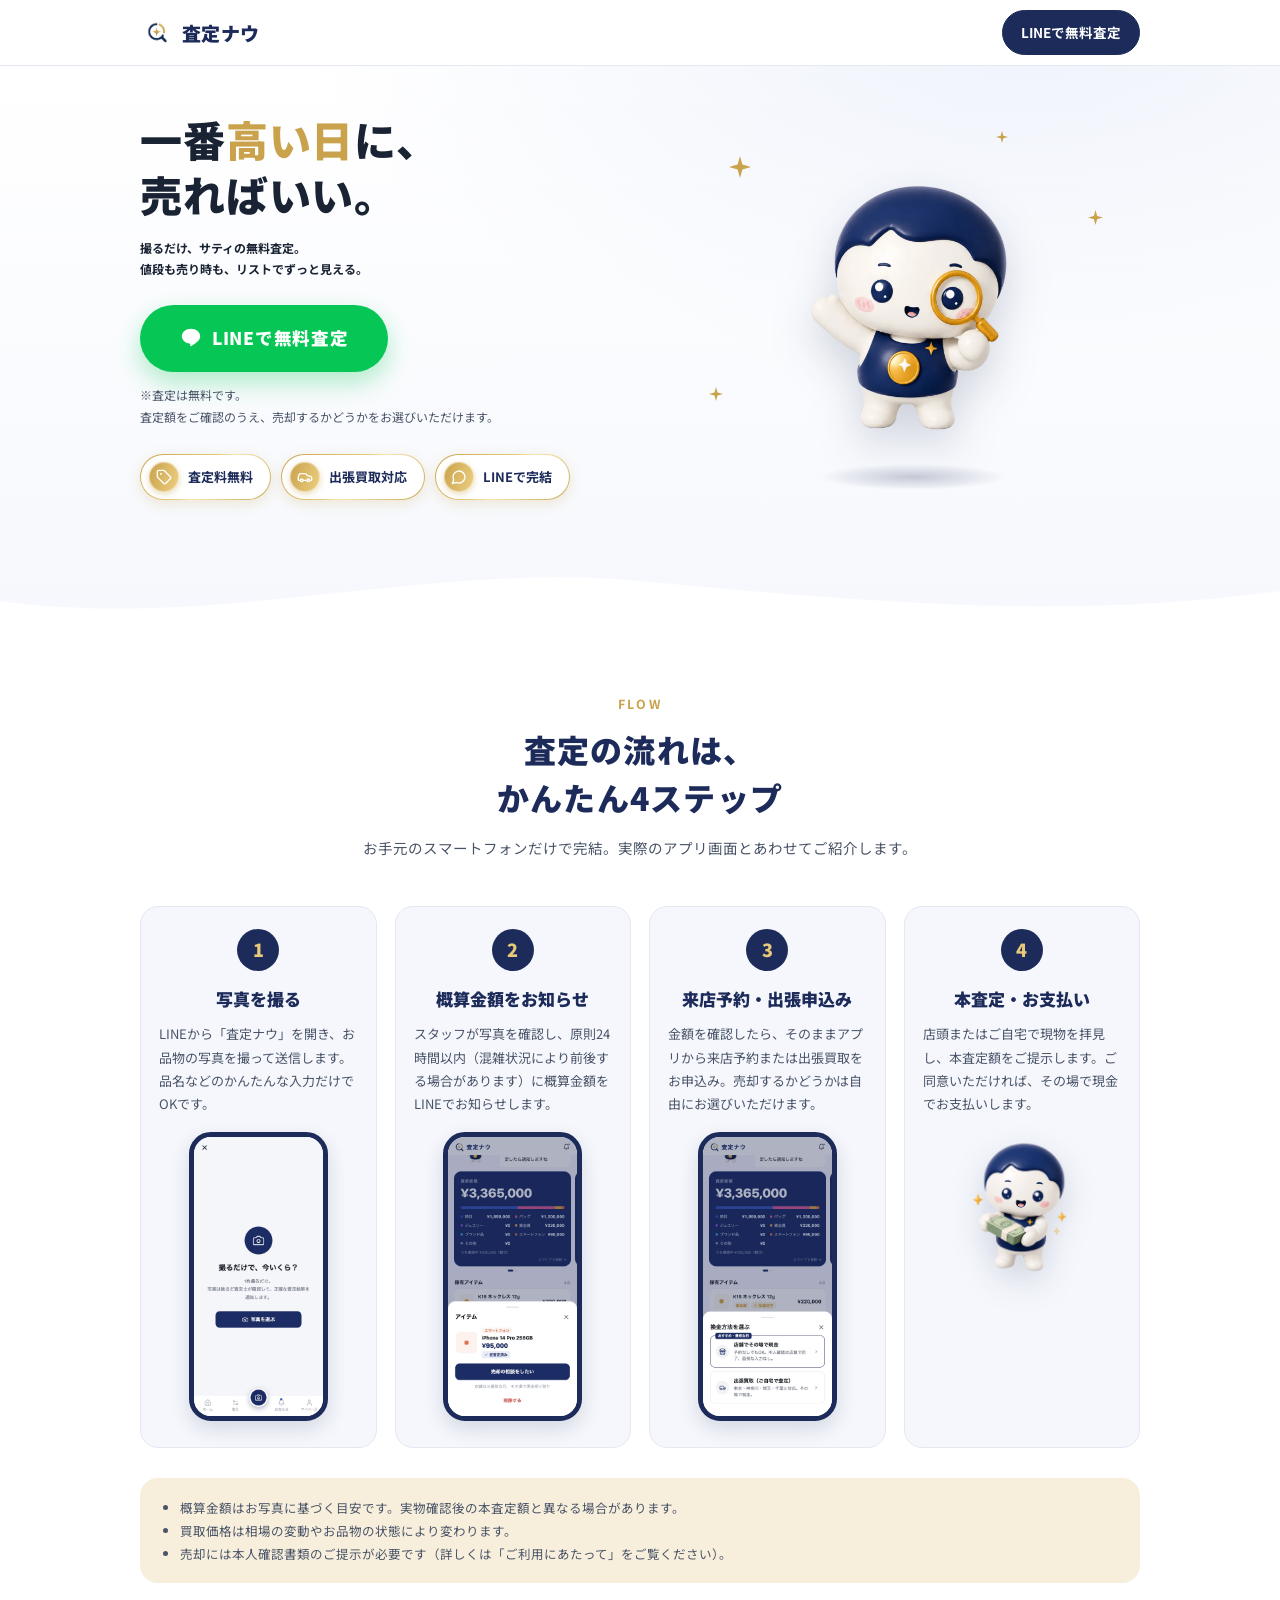
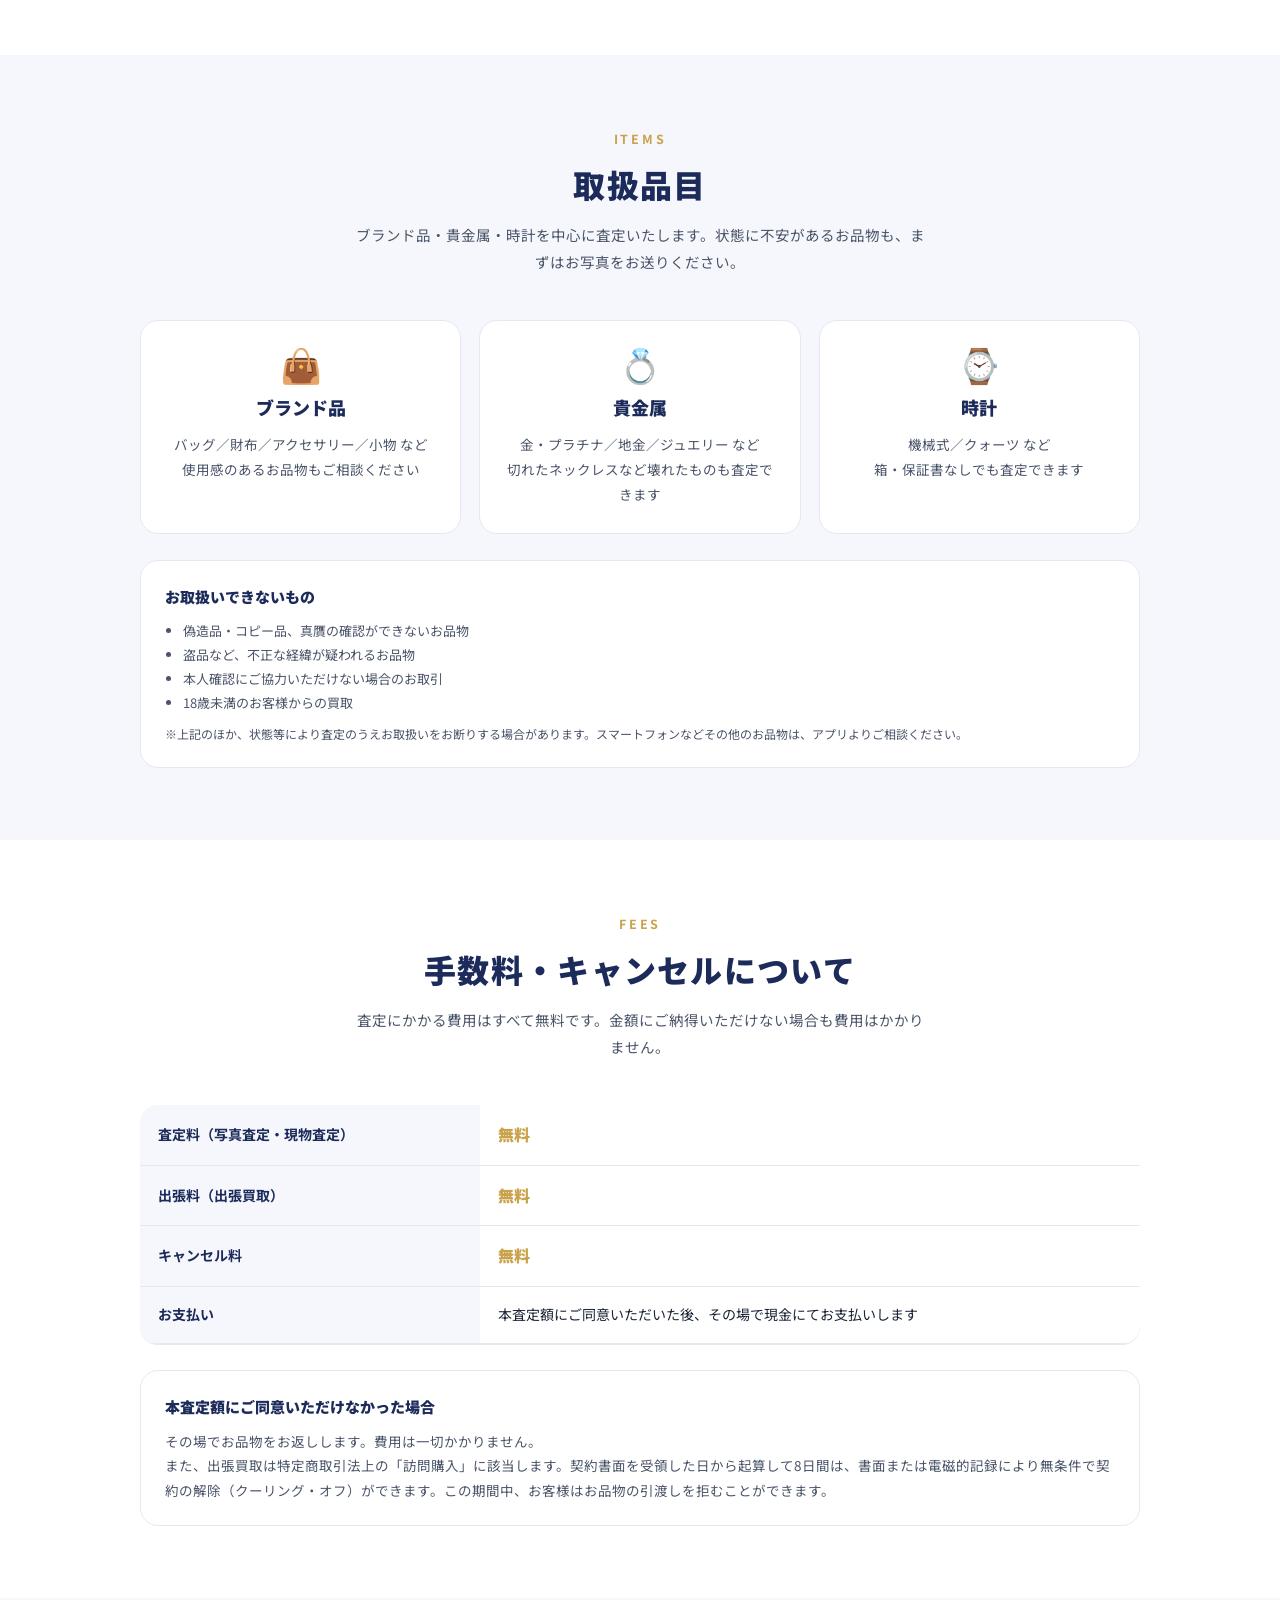
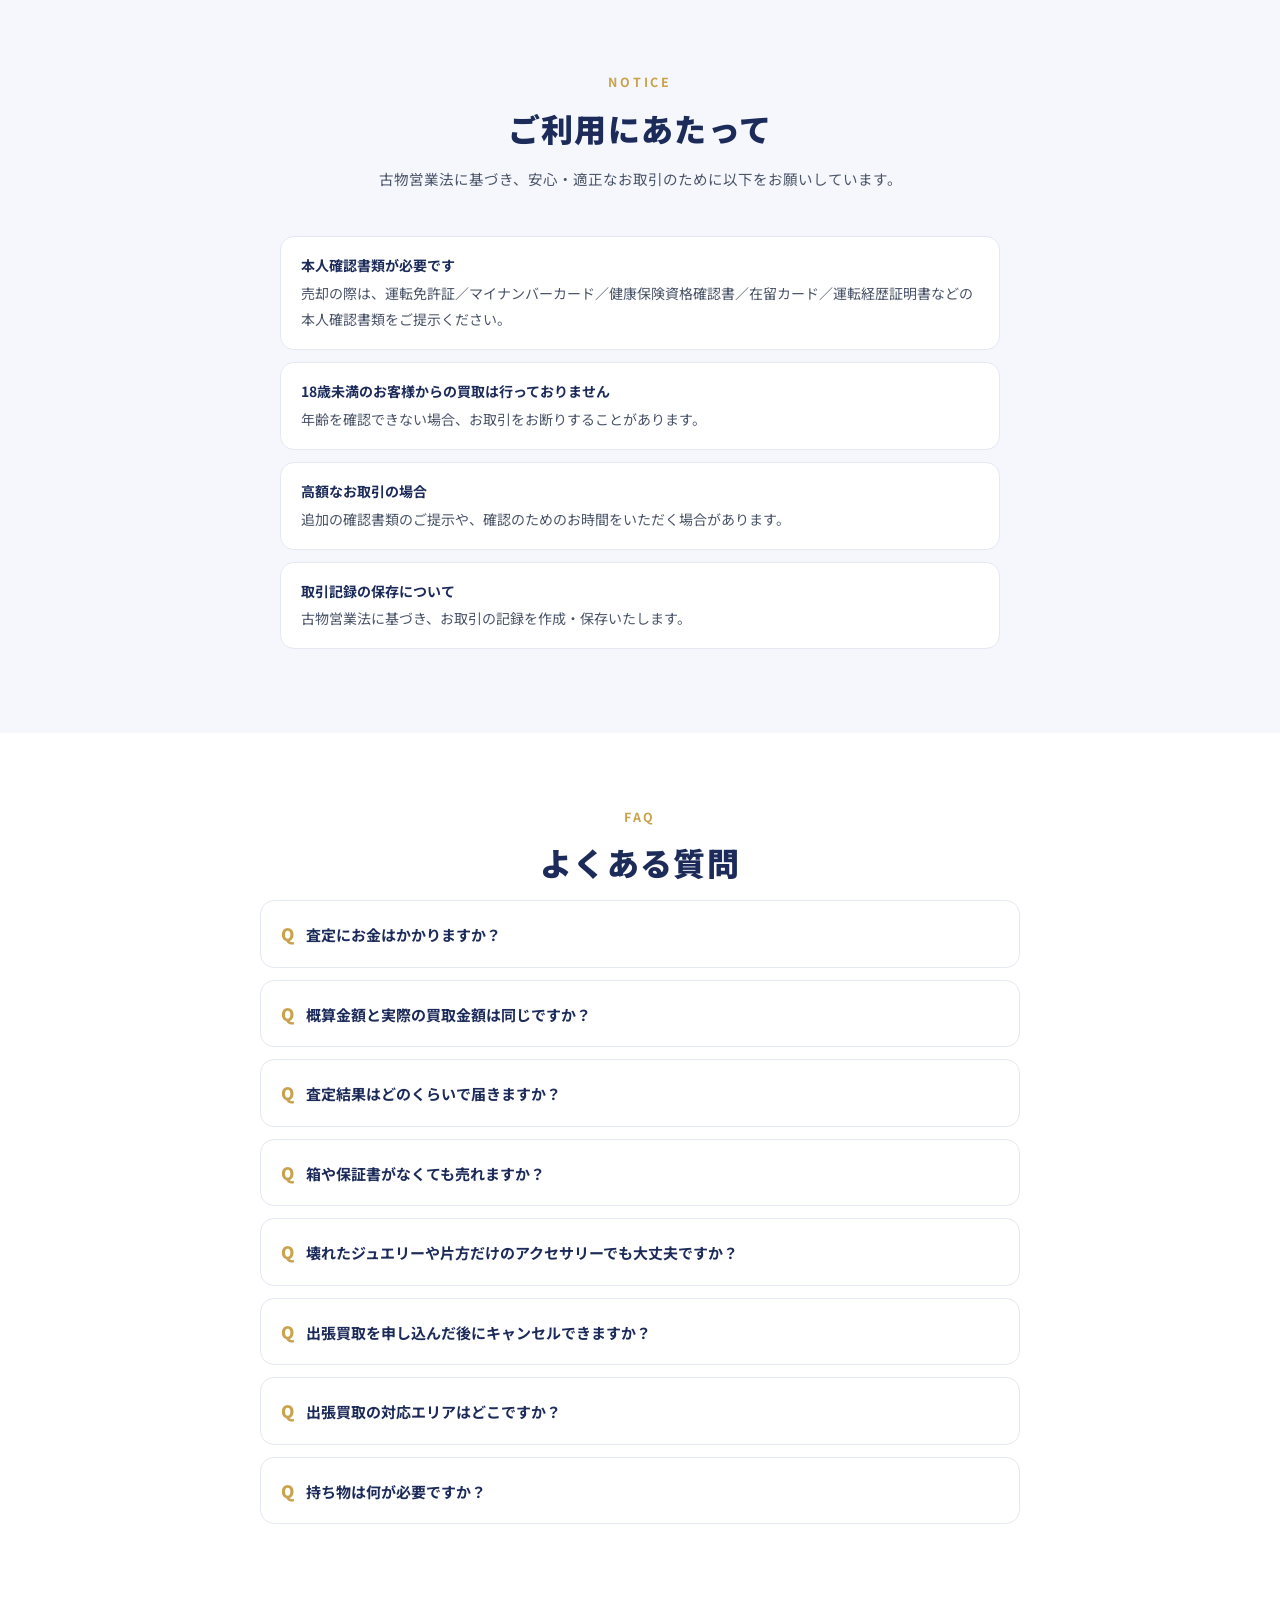
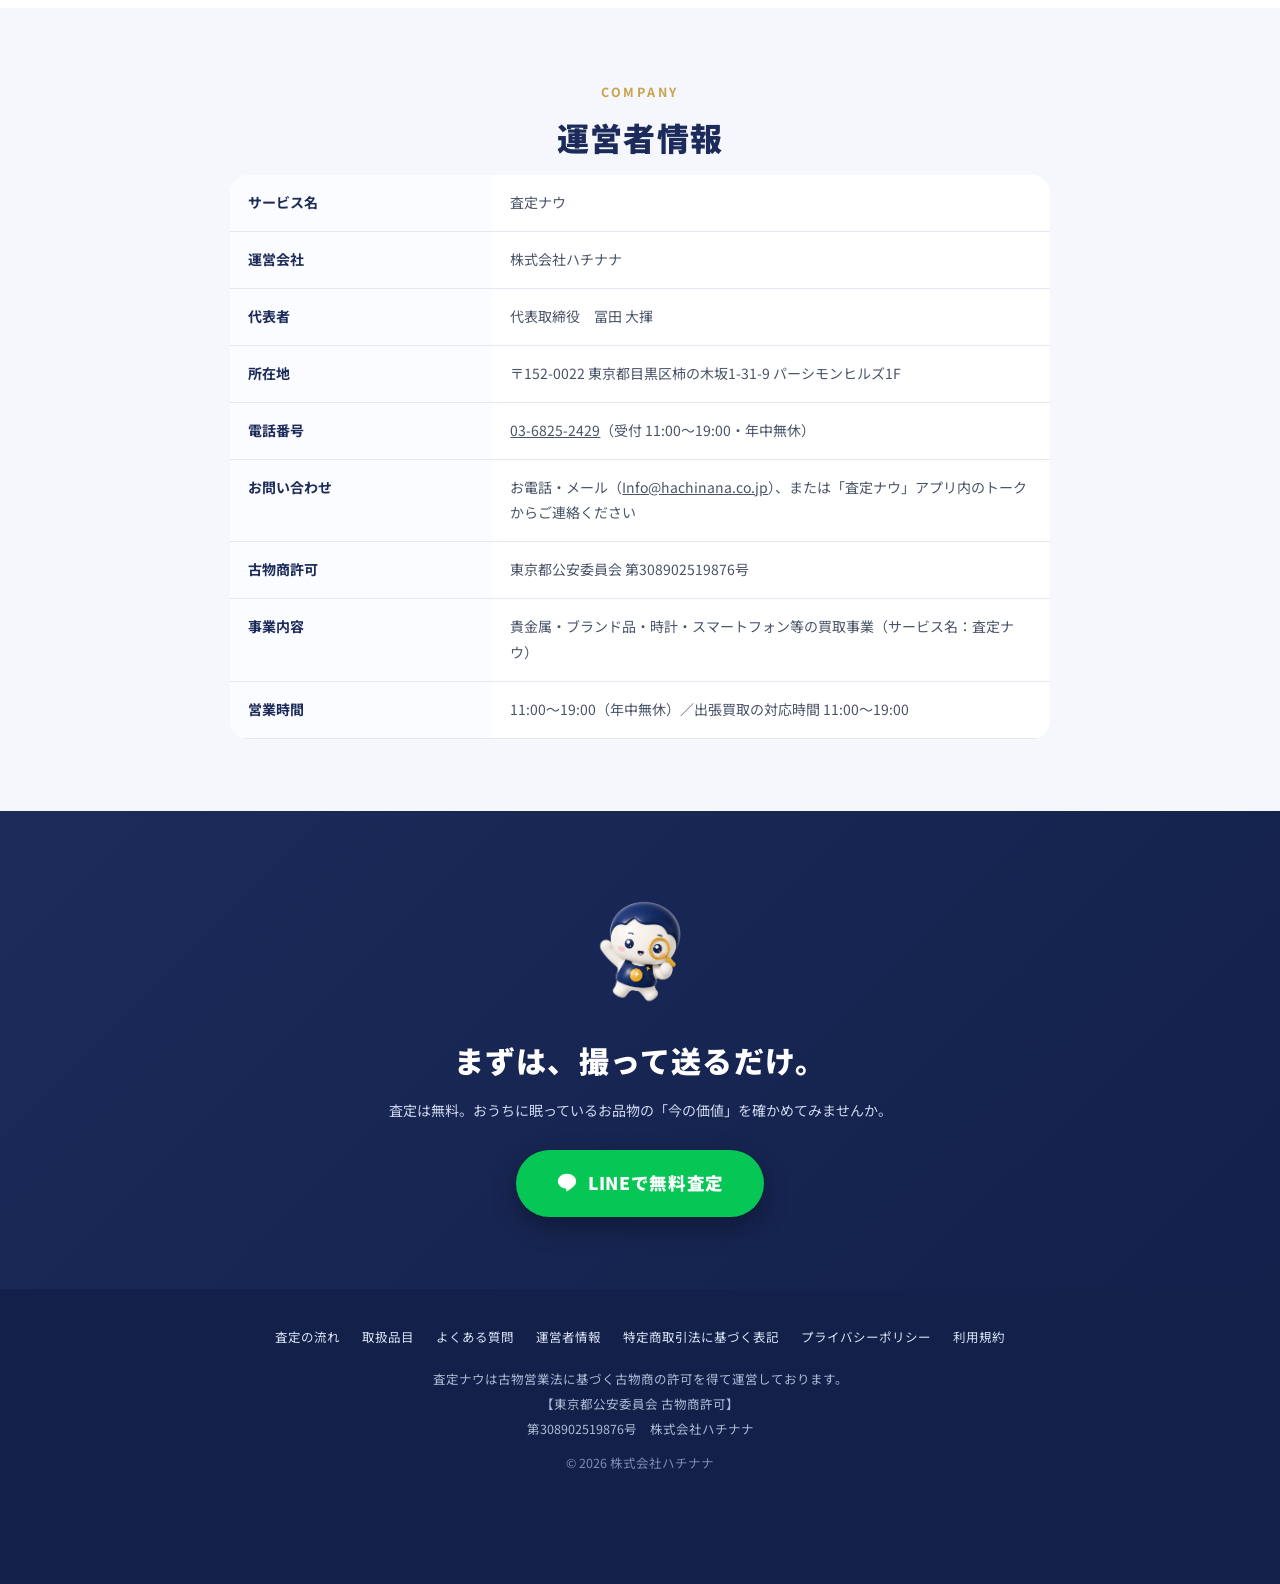
<file: index.html>
<!doctype html>
<html lang="ja">
  <head>
    <meta charset="UTF-8" />
    <meta name="viewport" content="width=device-width, initial-scale=1.0" />
    <title>
      査定ナウ｜LINEで写真を送るだけ。ブランド品・貴金属・時計の買取査定
    </title>
    <!-- ▼▼▼ 店舗名入りの本来の description（審査後に復活させる版）。この「▼▼▼」の行と下の「▲▲▲」の行を削除して有効化する。
    <meta
      name="description"
      content="査定ナウは、LINEでお品物の写真を送るだけでブランド品・貴金属・時計の買取査定ができるサービスです。概算金額のご案内から来店予約・出張買取のお申込みまでLINEで完結。査定料・出張料は無料です。運営：株式会社ハチナナ（買取大吉 都立大学店・世田谷奥沢店）"
    />
    ▲▲▲ -->
    <!-- 審査用・店舗名なし版（審査後はこの下の meta 1行を削除する） -->
    <meta name="description" content="査定ナウは、LINEでお品物の写真を送るだけでブランド品・貴金属・時計の買取査定ができるサービスです。概算金額のご案内から来店予約・出張買取のお申込みまでLINEで完結。査定料・出張料は無料です。運営：株式会社ハチナナ" />
    <link rel="canonical" href="https://satei-now.com/" />
    <meta property="og:type" content="website" />
    <meta property="og:url" content="https://satei-now.com/" />
    <!-- OGP画像は webp 非対応クローラ(LINE/X/Facebook)があるため png のまま使用する -->
    <meta
      property="og:image"
      content="https://satei-now.com/assets/imgs/ogp-img.png"
    />
    <meta property="og:image:width" content="1254" />
    <meta property="og:image:height" content="1254" />
    <meta
      property="og:title"
      content="査定ナウ｜LINEで写真を送るだけ。ブランド品・貴金属・時計の買取査定"
    />
    <meta
      property="og:description"
      content="撮るだけ。今の価値が見える。LINEで写真を送るだけでブランド品・貴金属・時計の買取査定。査定料・出張料は無料です。"
    />
    <meta property="og:site_name" content="査定ナウ" />
    <meta property="og:locale" content="ja_JP" />
    <link rel="icon" type="image/webp" href="assets/imgs/satei-now-logo.webp" />
    <link rel="preconnect" href="https://fonts.googleapis.com" />
    <link rel="preconnect" href="https://fonts.gstatic.com" crossorigin />
    <link
      href="https://fonts.googleapis.com/css2?family=Noto+Sans+JP:wght@400;500;700;900&display=swap"
      rel="stylesheet"
    />
    <script type="application/ld+json">
      {
        "@context": "https://schema.org",
        "@type": "Organization",
        "name": "株式会社ハチナナ",
        "address": {
          "@type": "PostalAddress",
          "postalCode": "152-0022",
          "addressRegion": "東京都",
          "addressLocality": "目黒区",
          "streetAddress": "柿の木坂1-31-9 パーシモンヒルズ1F"
        },
        "telephone": "+81-3-6825-2429",
        "brand": { "@type": "Brand", "name": "査定ナウ" }
      }
    </script>
    <link rel="stylesheet" href="assets/css/style.css?v=1" />
  </head>
  <body>
    <!--
    ============================================================
    ミニアプリ起動リンク (data-miniapp 属性付き・4箇所)
    既定は L Harness のトラッキングリンク https://app.satei-now.com/t/lp
    （クリック計測 → 査定ナウ ミニアプリ ?ref=lp へ転送）。
    広告経由（?src=meta 等）の訪問者は、</body> 直前のスクリプトが
    CTA を /t/lp-<src> に差し替え、アプリ側の ref も <src> になる
    （スプシの meta / tiktok タブに CV が紐付く仕組み）。
    ※転送先を変えたい場合は HTML ではなく L Harness 側のリンク設定を変更すること。
    ============================================================
  -->

    <header class="site-header">
      <div class="site-header__inner">
        <a class="site-header__brand" href="#top">
          <img
            src="assets/imgs/satei-now-logo.webp"
            alt="査定ナウ ロゴ"
            width="34"
            height="34"
          />
          <span class="site-header__name">査定ナウ</span>
        </a>
        <a
          class="site-header__cta"
          href="https://app.satei-now.com/t/lp"
          data-miniapp
          >LINEで無料査定</a
        >
      </div>
    </header>

    <main id="top">
      <!-- ① ファーストビュー -->
      <div class="hero">
        <div class="hero__inner">
          <div class="hero__copy">
            <h1 class="hero__catch">
              一番<em>高い日</em>に、<br />売ればいい。
            </h1>
            <p class="hero__lead">
              撮るだけ、サティの無料査定。<br />
              値段も売り時も、リストでずっと見える。
            </p>
            <div class="mascot-stage mascot-stage--inline" aria-hidden="true">
              <span class="sparkle sparkle--1"
                ><svg viewBox="0 0 24 24">
                  <path
                    d="M12 0l2.6 9.4L24 12l-9.4 2.6L12 24l-2.6-9.4L0 12l9.4-2.6z"
                  />
                </svg>
              </span>
              <span class="sparkle sparkle--2">
                <svg viewBox="0 0 24 24">
                  <path
                    d="M12 0l2.6 9.4L24 12l-9.4 2.6L12 24l-2.6-9.4L0 12l9.4-2.6z"
                  />
                </svg>
              </span>
              <img
                class="mascot-stage__img"
                src="assets/imgs/mascot.webp"
                alt=""
                width="210"
                height="210"
              />
              <div class="mascot-stage__shadow"></div>
            </div>
            <a
              class="cta-btn cta-btn--line"
              href="https://app.satei-now.com/t/lp"
              data-miniapp
            >
              <svg class="line-ico" viewBox="0 0 24 24" aria-hidden="true">
                <path
                  fill="#fff"
                  d="M12 2C6.48 2 2 5.64 2 10.11c0 4.01 3.55 7.36 8.35 8 .33.07.77.22.88.5.1.26.07.66.03.92l-.14.86c-.04.26-.2 1 .88.55 1.08-.46 5.83-3.44 7.96-5.89C21.42 13.4 22 11.83 22 10.1 22 5.64 17.52 2 12 2z"
                />
              </svg>
              LINEで無料査定
            </a>
            <p class="hero__cta-note">
              ※査定は無料です。<br />
              査定額をご確認のうえ、売却するかどうかをお選びいただけます。
            </p>
            <ul class="hero__features">
              <li>
                <span class="hero__feature-ico" aria-hidden="true"
                  ><svg
                    viewBox="0 0 24 24"
                    fill="none"
                    stroke="currentColor"
                    stroke-width="2"
                    stroke-linecap="round"
                    stroke-linejoin="round"
                  >
                    <path
                      d="M12.586 2.586A2 2 0 0 0 11.172 2H4a2 2 0 0 0-2 2v7.172a2 2 0 0 0 .586 1.414l8.704 8.704a2.426 2.426 0 0 0 3.42 0l6.58-6.58a2.426 2.426 0 0 0 0-3.42z"
                    />
                    <circle cx="7.5" cy="7.5" r=".5" fill="currentColor" />
                  </svg>
                </span>
                査定料無料
              </li>
              <li>
                <span class="hero__feature-ico" aria-hidden="true"
                  ><svg
                    viewBox="0 0 24 24"
                    fill="none"
                    stroke="currentColor"
                    stroke-width="2"
                    stroke-linecap="round"
                    stroke-linejoin="round"
                  >
                    <path
                      d="M19 17h2c.6 0 1-.4 1-1v-3c0-.9-.7-1.7-1.5-1.9C18.7 10.6 16 10 16 10s-1.3-1.4-2.2-2.3c-.5-.4-1.1-.7-1.8-.7H5c-.6 0-1.1.4-1.4.9l-1.4 2.9A3.7 3.7 0 0 0 2 12v4c0 .6.4 1 1 1h2"
                    />
                    <circle cx="7" cy="17" r="2" />
                    <path d="M9 17h6" />
                    <circle cx="17" cy="17" r="2" />
                  </svg>
                </span>
                出張買取対応
              </li>
              <li>
                <span class="hero__feature-ico" aria-hidden="true"
                  ><svg
                    viewBox="0 0 24 24"
                    fill="none"
                    stroke="currentColor"
                    stroke-width="2"
                    stroke-linecap="round"
                    stroke-linejoin="round"
                  >
                    <path d="M7.9 20A9 9 0 1 0 4 16.1L2 22Z" />
                  </svg>
                </span>
                LINEで完結
              </li>
            </ul>
          </div>
          <div class="hero__visual">
            <div class="mascot-stage" id="mascotStage">
              <span class="sparkle sparkle--1"
                ><svg viewBox="0 0 24 24">
                  <path
                    d="M12 0l2.6 9.4L24 12l-9.4 2.6L12 24l-2.6-9.4L0 12l9.4-2.6z"
                  /></svg
              ></span>
              <span class="sparkle sparkle--2"
                ><svg viewBox="0 0 24 24">
                  <path
                    d="M12 0l2.6 9.4L24 12l-9.4 2.6L12 24l-2.6-9.4L0 12l9.4-2.6z"
                  /></svg
              ></span>
              <span class="sparkle sparkle--3"
                ><svg viewBox="0 0 24 24">
                  <path
                    d="M12 0l2.6 9.4L24 12l-9.4 2.6L12 24l-2.6-9.4L0 12l9.4-2.6z"
                  /></svg
              ></span>
              <span class="sparkle sparkle--4"
                ><svg viewBox="0 0 24 24">
                  <path
                    d="M12 0l2.6 9.4L24 12l-9.4 2.6L12 24l-2.6-9.4L0 12l9.4-2.6z"
                  /></svg
              ></span>
              <img
                class="mascot-stage__img"
                id="mascotImg"
                src="assets/imgs/mascot.webp"
                alt="査定ナウ公式キャラクター サティ"
                width="340"
                height="340"
              />
              <div class="mascot-stage__shadow"></div>
            </div>
          </div>
        </div>
        <div class="hero__wave" aria-hidden="true">
          <svg viewBox="0 0 1440 60" preserveAspectRatio="none">
            <path
              d="M0,40 C240,70 480,0 720,20 C960,40 1200,60 1440,30 L1440,60 L0,60 Z"
              fill="#ffffff"
            />
          </svg>
        </div>
      </div>

      <!-- ② 査定の流れ -->
      <section class="steps" id="flow">
        <div class="wrap">
          <span class="sec-label">Flow</span>
          <h2 class="sec-title">査定の流れは、<br />かんたん4ステップ</h2>
          <p class="sec-lead">
            お手元のスマートフォンだけで完結。実際のアプリ画面とあわせてご紹介します。
          </p>
          <div class="steps__grid">
            <div class="step-card reveal">
              <div class="step-card__num">1</div>
              <h3 class="step-card__title">写真を撮る</h3>
              <p class="step-card__text">
                LINEから「査定ナウ」を開き、お品物の写真を撮って送信します。品名などのかんたんな入力だけでOKです。
              </p>
              <div class="step-card__shot">
                <img
                  src="assets/imgs/app-step1.webp"
                  alt="査定ナウの画面：お品物の写真を登録"
                  loading="lazy"
                />
              </div>
            </div>
            <div class="step-card reveal">
              <div class="step-card__num">2</div>
              <h3 class="step-card__title">概算金額をお知らせ</h3>
              <p class="step-card__text">
                スタッフが写真を確認し、原則24時間以内（混雑状況により前後する場合があります）に概算金額をLINEでお知らせします。
              </p>
              <div class="step-card__shot">
                <img
                  src="assets/imgs/app-step2.webp"
                  alt="査定ナウの画面：概算査定額のお知らせ"
                  loading="lazy"
                />
              </div>
            </div>
            <div class="step-card reveal">
              <div class="step-card__num">3</div>
              <h3 class="step-card__title">来店予約・出張申込み</h3>
              <p class="step-card__text">
                金額を確認したら、そのままアプリから来店予約または出張買取をお申込み。売却するかどうかは自由にお選びいただけます。
              </p>
              <div class="step-card__shot">
                <img
                  src="assets/imgs/app-step3.webp"
                  alt="査定ナウの画面：来店予約・出張買取の申込み"
                  loading="lazy"
                />
              </div>
            </div>
            <div class="step-card reveal">
              <div class="step-card__num">4</div>
              <h3 class="step-card__title">本査定・お支払い</h3>
              <p class="step-card__text">
                店頭またはご自宅で現物を拝見し、本査定額をご提示します。ご同意いただければ、その場で現金でお支払いします。
              </p>
              <div class="step-card__shot step-card__shot--mascot">
                <img
                  src="assets/imgs/mascot-cash.webp"
                  alt="現金の束を持つ査定ナウ公式キャラクター サティ"
                  loading="lazy"
                />
              </div>
            </div>
          </div>
          <div class="steps__notes">
            <ul>
              <li>
                概算金額はお写真に基づく目安です。実物確認後の本査定額と異なる場合があります。
              </li>
              <li>買取価格は相場の変動やお品物の状態により変わります。</li>
              <li>
                売却には本人確認書類のご提示が必要です（詳しくは「ご利用にあたって」をご覧ください）。
              </li>
            </ul>
          </div>
        </div>
      </section>

      <!-- ③ 取扱品目 -->
      <section class="items" id="items">
        <div class="wrap">
          <span class="sec-label">Items</span>
          <h2 class="sec-title">取扱品目</h2>
          <p class="sec-lead">
            ブランド品・貴金属・時計を中心に査定いたします。状態に不安があるお品物も、まずはお写真をお送りください。
          </p>
          <div class="items__grid">
            <div class="item-card reveal">
              <div class="item-card__icon">👜</div>
              <h3 class="item-card__title">ブランド品</h3>
              <p class="item-card__list">
                バッグ／財布／アクセサリー／小物 など<br />使用感のあるお品物もご相談ください
              </p>
            </div>
            <div class="item-card reveal">
              <div class="item-card__icon">💍</div>
              <h3 class="item-card__title">貴金属</h3>
              <p class="item-card__list">
                金・プラチナ／地金／ジュエリー など<br />切れたネックレスなど壊れたものも査定できます
              </p>
            </div>
            <div class="item-card reveal">
              <div class="item-card__icon">⌚</div>
              <h3 class="item-card__title">時計</h3>
              <p class="item-card__list">
                機械式／クォーツ など<br />箱・保証書なしでも査定できます
              </p>
            </div>
          </div>
          <div class="items__ng reveal">
            <h3>お取扱いできないもの</h3>
            <ul>
              <li>偽造品・コピー品、真贋の確認ができないお品物</li>
              <li>盗品など、不正な経緯が疑われるお品物</li>
              <li>本人確認にご協力いただけない場合のお取引</li>
              <li>18歳未満のお客様からの買取</li>
            </ul>
            <p>
              ※上記のほか、状態等により査定のうえお取扱いをお断りする場合があります。スマートフォンなどその他のお品物は、アプリよりご相談ください。
            </p>
          </div>
        </div>
      </section>

      <!-- ④ 手数料・キャンセル -->
      <section class="fees" id="fees">
        <div class="wrap">
          <span class="sec-label">Fees</span>
          <h2 class="sec-title">手数料・キャンセルについて</h2>
          <p class="sec-lead">
            査定にかかる費用はすべて無料です。金額にご納得いただけない場合も費用はかかりません。
          </p>
          <table>
            <tr>
              <th>査定料（写真査定・現物査定）</th>
              <td><strong>無料</strong></td>
            </tr>
            <tr>
              <th>出張料（出張買取）</th>
              <td><strong>無料</strong></td>
            </tr>
            <tr>
              <th>キャンセル料</th>
              <td><strong>無料</strong></td>
            </tr>
            <tr>
              <th>お支払い</th>
              <td>
                本査定額にご同意いただいた後、その場で現金にてお支払いします
              </td>
            </tr>
          </table>
          <div class="fees__cancel reveal">
            <h3>本査定額にご同意いただけなかった場合</h3>
            <p>
              その場でお品物をお返しします。費用は一切かかりません。<br />
              また、出張買取は特定商取引法上の「訪問購入」に該当します。契約書面を受領した日から起算して8日間は、書面または電磁的記録により無条件で契約の解除（クーリング・オフ）ができます。この期間中、お客様はお品物の引渡しを拒むことができます。
            </p>
          </div>
        </div>
      </section>

      <!-- ⑤ ご利用にあたって -->
      <section class="usage" id="usage">
        <div class="wrap">
          <span class="sec-label">Notice</span>
          <h2 class="sec-title">ご利用にあたって</h2>
          <p class="sec-lead">
            古物営業法に基づき、安心・適正なお取引のために以下をお願いしています。
          </p>
          <ul>
            <li class="reveal">
              <strong>本人確認書類が必要です</strong>
              売却の際は、運転免許証／マイナンバーカード／健康保険資格確認書／在留カード／運転経歴証明書などの本人確認書類をご提示ください。
            </li>
            <li class="reveal">
              <strong>18歳未満のお客様からの買取は行っておりません</strong>
              年齢を確認できない場合、お取引をお断りすることがあります。
            </li>
            <li class="reveal">
              <strong>高額なお取引の場合</strong>
              追加の確認書類のご提示や、確認のためのお時間をいただく場合があります。
            </li>
            <li class="reveal">
              <strong>取引記録の保存について</strong>
              古物営業法に基づき、お取引の記録を作成・保存いたします。
            </li>
          </ul>
        </div>
      </section>

      <!-- ⑥ よくある質問 -->
      <section class="faq" id="faq">
        <div class="wrap">
          <span class="sec-label">FAQ</span>
          <h2 class="sec-title">よくある質問</h2>
          <div class="faq__list">
            <details class="reveal">
              <summary>査定にお金はかかりますか？</summary>
              <p class="faq__a">
                かかりません。写真査定・現物査定とも無料です。査定額をご確認のうえ、売却するかどうかを自由にお選びいただけます。
              </p>
            </details>
            <details class="reveal">
              <summary>概算金額と実際の買取金額は同じですか？</summary>
              <p class="faq__a">
                概算金額はお写真に基づく目安です。買取金額は、店頭またはご自宅での現物査定により確定します。相場の変動やお品物の状態により、概算金額と異なる場合があります。
              </p>
            </details>
            <details class="reveal">
              <summary>査定結果はどのくらいで届きますか？</summary>
              <p class="faq__a">
                原則24時間以内にLINEでお知らせします（混雑状況により前後する場合があります）。
              </p>
            </details>
            <details class="reveal">
              <summary>箱や保証書がなくても売れますか？</summary>
              <p class="faq__a">
                はい、箱・保証書がないお品物も査定いたします。付属品がある場合は、あわせてお持ちいただくと査定の参考になります。
              </p>
            </details>
            <details class="reveal">
              <summary>
                壊れたジュエリーや片方だけのアクセサリーでも大丈夫ですか？
              </summary>
              <p class="faq__a">
                貴金属は素材の価値をもとに査定できるため、切れたネックレスや変形したリングなどもお気軽にお送りください。
              </p>
            </details>
            <details class="reveal">
              <summary>出張買取を申し込んだ後にキャンセルできますか？</summary>
              <p class="faq__a">
                はい。日程の変更・キャンセルは無料です。また、契約後であっても、契約書面を受領した日から8日間はクーリング・オフによる解除ができます。
              </p>
            </details>
            <details class="reveal">
              <summary>出張買取の対応エリアはどこですか？</summary>
              <p class="faq__a">
                東京・神奈川・埼玉・千葉に対応しています。お申込み後、確認のお電話で日程を確定します。
              </p>
            </details>
            <details class="reveal">
              <summary>持ち物は何が必要ですか？</summary>
              <p class="faq__a">
                お品物と本人確認書類（運転免許証、マイナンバーカードなど）をご用意ください。
              </p>
            </details>
          </div>
        </div>
      </section>

      <!-- ⑦ 運営者情報 -->
      <section class="company" id="company">
        <div class="wrap">
          <span class="sec-label">Company</span>
          <h2 class="sec-title">運営者情報</h2>
          <table>
            <tr>
              <th>サービス名</th>
              <td>査定ナウ</td>
            </tr>
            <tr>
              <th>運営会社</th>
              <td>株式会社ハチナナ</td>
            </tr>
            <tr>
              <th>代表者</th>
              <td>代表取締役　冨田 大揮</td>
            </tr>
            <tr>
              <th>所在地</th>
              <td>〒152-0022 東京都目黒区柿の木坂1-31-9 パーシモンヒルズ1F</td>
            </tr>
            <tr>
              <th>電話番号</th>
              <td>
                <a href="tel:0368252429">03-6825-2429</a>（受付
                11:00〜19:00・年中無休）
              </td>
            </tr>
            <tr>
              <th>お問い合わせ</th>
              <td>
                お電話・メール（<a
                  href="mailto:Info@hachinana.co.jp"
                  >Info@hachinana.co.jp</a
                >）、または「査定ナウ」アプリ内のトークからご連絡ください
              </td>
            </tr>
            <tr>
              <th>古物商許可</th>
              <td>東京都公安委員会 第308902519876号</td>
            </tr>
            <tr>
              <th>事業内容</th>
              <td>
                貴金属・ブランド品・時計・スマートフォン等の買取事業（サービス名：査定ナウ）
              </td>
            </tr>
            <!-- ▼▼▼ 店舗欄：審査対応のため一時的に非表示（2026-07-28）。再表示するには、この「▼▼▼」の行と下の「▲▲▲」の行、計2行だけを削除する（中身は未編集なので元の表示に戻る）。
            <tr>
              <th>店舗</th>
              <td>
                買取大吉 都立大学店<br />〒152-0022 東京都目黒区柿の木坂1-31-9
                パーシモンヒルズ1F<br />東急東横線「都立大学駅」より徒歩3分（<a
                  href="https://maps.app.goo.gl/cC6F5MRuH453gNq26"
                  target="_blank"
                  rel="noopener"
                  >地図</a
                >）<br />TEL <a href="tel:0368252429">03-6825-2429</a>／Mail
                <a href="mailto:Info@hachinana.co.jp"
                  >Info@hachinana.co.jp
                </a>
                <br />
                買取大吉 世田谷奥沢店<br />〒158-0083 東京都世田谷区奥沢3-28-7
                ノヴァインターナショナルビル1F<br />TEL
                <a href="tel:0368215149">03-6821-5149</a>
              </td>
            </tr>
            ▲▲▲ 店舗欄ここまで ▲▲▲ -->
            <tr>
              <th>営業時間</th>
              <td>11:00〜19:00（年中無休）／出張買取の対応時間 11:00〜19:00</td>
            </tr>
          </table>
        </div>
      </section>

      <!-- 締めCTA -->
      <section class="bottom-cta">
        <div class="wrap">
          <img
            class="bottom-cta__mascot reveal"
            src="assets/imgs/mascot-jump.webp"
            alt=""
            loading="lazy"
          />
          <h2>まずは、撮って送るだけ。</h2>
          <p>
            査定は無料。おうちに眠っているお品物の「今の価値」を確かめてみませんか。
          </p>
          <a
            class="cta-btn"
            href="https://app.satei-now.com/t/lp"
            data-miniapp
          >
            <svg class="line-ico" viewBox="0 0 24 24" aria-hidden="true">
              <path
                fill="#fff"
                d="M12 2C6.48 2 2 5.64 2 10.11c0 4.01 3.55 7.36 8.35 8 .33.07.77.22.88.5.1.26.07.66.03.92l-.14.86c-.04.26-.2 1 .88.55 1.08-.46 5.83-3.44 7.96-5.89C21.42 13.4 22 11.83 22 10.1 22 5.64 17.52 2 12 2z"
              />
            </svg>
            LINEで無料査定
          </a>
        </div>
      </section>
    </main>

    <footer class="site-footer">
      <div class="wrap">
        <nav class="site-footer__links">
          <a href="#flow">査定の流れ</a>
          <a href="#items">取扱品目</a>
          <a href="#faq">よくある質問</a>
          <a href="#company">運営者情報</a>
          <a href="tokusho.html">特定商取引法に基づく表記</a>
          <a href="privacy.html">プライバシーポリシー</a>
          <a href="terms.html">利用規約</a>
        </nav>
        <p class="site-footer__license">
          査定ナウは古物営業法に基づく古物商の許可を得て運営しております。<br />
          【東京都公安委員会 古物商許可】<br />第308902519876号　株式会社ハチナナ
        </p>
        <p class="site-footer__copy">© 2026 株式会社ハチナナ</p>
      </div>
    </footer>

    <div class="fixed-cta">
      <a
        class="cta-btn cta-btn--line"
        href="https://app.satei-now.com/t/lp"
        data-miniapp
      >
        <svg class="line-ico" viewBox="0 0 24 24" aria-hidden="true">
          <path
            fill="#fff"
            d="M12 2C6.48 2 2 5.64 2 10.11c0 4.01 3.55 7.36 8.35 8 .33.07.77.22.88.5.1.26.07.66.03.92l-.14.86c-.04.26-.2 1 .88.55 1.08-.46 5.83-3.44 7.96-5.89C21.42 13.4 22 11.83 22 10.1 22 5.64 17.52 2 12 2z"
          />
        </svg>
        LINEで無料査定
      </a>
    </div>

    <script>
      // マスコットの3D風チルト（ポインタ追従）
      (function () {
        var stage = document.getElementById('mascotStage');
        var img = document.getElementById('mascotImg');
        if (!stage || !img) return;
        if (window.matchMedia('(prefers-reduced-motion: reduce)').matches)
          return;
        var raf = null;
        function onMove(e) {
          var rect = stage.getBoundingClientRect();
          var cx = rect.left + rect.width / 2;
          var cy = rect.top + rect.height / 2;
          var dx = Math.max(
            -1,
            Math.min(1, (e.clientX - cx) / (rect.width * 0.9))
          );
          var dy = Math.max(
            -1,
            Math.min(1, (e.clientY - cy) / (rect.height * 0.9))
          );
          if (raf) cancelAnimationFrame(raf);
          raf = requestAnimationFrame(function () {
            img.style.setProperty(
              'transform',
              'rotateY(' + dx * 10 + 'deg) rotateX(' + -dy * 7 + 'deg)'
            );
            img.style.animationPlayState = 'paused';
          });
        }
        function onLeave() {
          img.style.removeProperty('transform');
          img.style.animationPlayState = 'running';
        }
        document.addEventListener('pointermove', function (e) {
          if (e.pointerType !== 'mouse') return;
          var rect = stage.getBoundingClientRect();
          var near =
            e.clientX > rect.left - 120 &&
            e.clientX < rect.right + 120 &&
            e.clientY > rect.top - 120 &&
            e.clientY < rect.bottom + 120;
          if (near) onMove(e);
          else onLeave();
        });
      })();

      // 固定CTAはヒーローを過ぎてから表示
      (function () {
        var bar = document.querySelector('.fixed-cta');
        var hero = document.querySelector('.hero');
        if (!bar || !hero) return;
        function update() {
          if (window.scrollY > hero.offsetHeight - 200)
            bar.classList.add('is-shown');
          else bar.classList.remove('is-shown');
        }
        window.addEventListener('scroll', update, { passive: true });
        update();
      })();

      // スクロールで要素をふわっと表示
      (function () {
        var els = document.querySelectorAll('.reveal');
        if (!('IntersectionObserver' in window)) {
          els.forEach(function (el) {
            el.classList.add('is-visible');
          });
          return;
        }
        var io = new IntersectionObserver(
          function (entries) {
            entries.forEach(function (entry) {
              if (entry.isIntersecting) {
                entry.target.classList.add('is-visible');
                io.unobserve(entry.target);
              }
            });
          },
          { threshold: 0.15 }
        );
        els.forEach(function (el) {
          io.observe(el);
        });
      })();
    </script>
    <script>
      /* 流入元別CTA振り分け：広告経由（?src=meta 等）で入った訪問者のCTAを
         流入元別トラッキングリンク /t/lp-<src> に差し替える。
         これによりアプリ側の liff_open (ref=<src>) で査定・予約・成約が広告に紐付く。
         src なし（オーガニック）は /t/lp のまま。既知の src 以外は無視する。 */
      (function () {
        var KNOWN = ['meta', 'tiktok'];
        var src = new URLSearchParams(location.search).get('src');
        try {
          if (src) sessionStorage.setItem('cta_src', src);
          else src = sessionStorage.getItem('cta_src');
        } catch (e) {}
        if (KNOWN.indexOf(src) === -1) return;
        document.querySelectorAll('a[data-miniapp]').forEach(function (a) {
          a.href = 'https://app.satei-now.com/t/lp-' + src;
        });
      })();
    </script>
  </body>
</html>
</file>
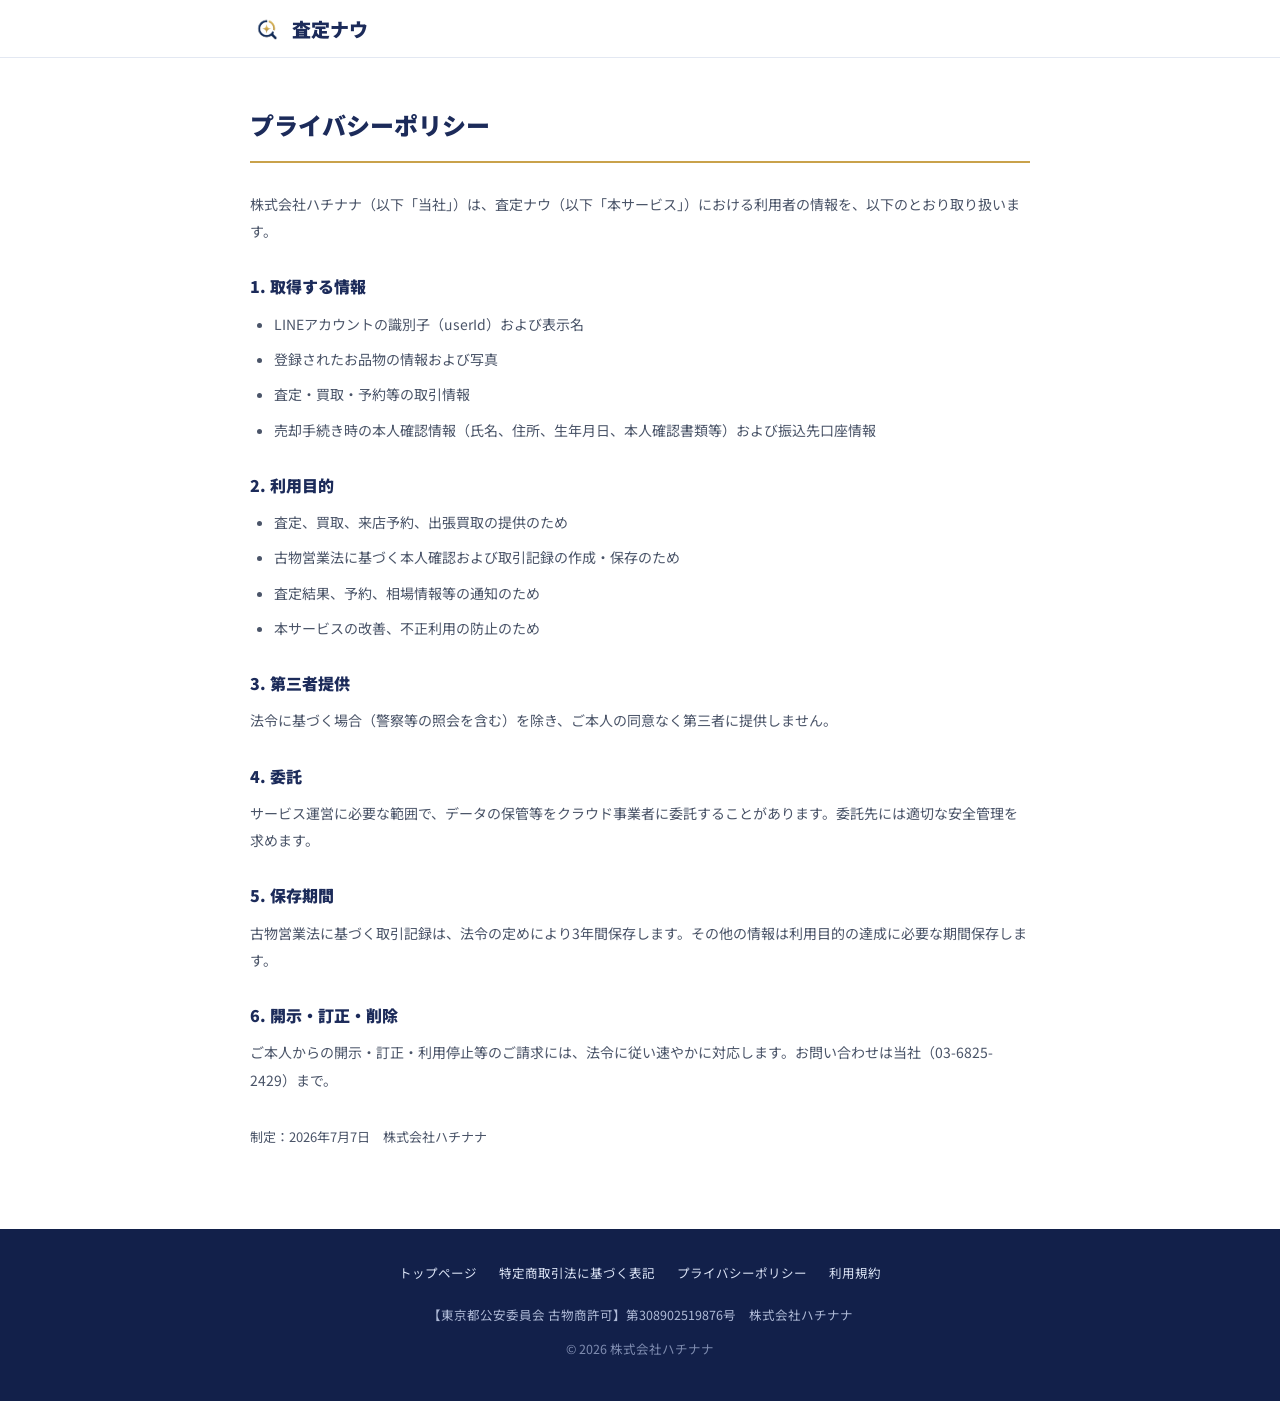
<file: privacy.html>
<!DOCTYPE html>
<html lang="ja">
<head>
  <meta charset="UTF-8" />
  <meta name="viewport" content="width=device-width, initial-scale=1.0" />
  <title>プライバシーポリシー｜査定ナウ</title>
  <meta name="description" content="査定ナウ（株式会社ハチナナ）のプライバシーポリシーです。" />
  <link rel="icon" type="image/webp" href="assets/imgs/satei-now-logo.webp" />
  <link rel="preconnect" href="https://fonts.googleapis.com" />
  <link rel="preconnect" href="https://fonts.gstatic.com" crossorigin />
  <link href="https://fonts.googleapis.com/css2?family=Noto+Sans+JP:wght@400;500;700;900&display=swap" rel="stylesheet" />
  <link rel="stylesheet" href="assets/css/subpage.css?v=1" />
</head>
<body>
  <header class="site-header">
    <div class="site-header__inner">
      <a class="site-header__brand" href="index.html">
        <img src="assets/imgs/satei-now-logo.webp" alt="査定ナウ ロゴ" width="34" height="34" />
        <span class="site-header__name">査定ナウ</span>
      </a>
    </div>
  </header>
  <main class="doc">
    <h1>プライバシーポリシー</h1>
    <p>株式会社ハチナナ（以下「当社」）は、査定ナウ（以下「本サービス」）における利用者の情報を、以下のとおり取り扱います。</p>
    <h2>1. 取得する情報</h2>
    <ul>
      <li>LINEアカウントの識別子（userId）および表示名</li>
      <li>登録されたお品物の情報および写真</li>
      <li>査定・買取・予約等の取引情報</li>
      <li>売却手続き時の本人確認情報（氏名、住所、生年月日、本人確認書類等）および振込先口座情報</li>
    </ul>
    <h2>2. 利用目的</h2>
    <ul>
      <li>査定、買取、来店予約、出張買取の提供のため</li>
      <li>古物営業法に基づく本人確認および取引記録の作成・保存のため</li>
      <li>査定結果、予約、相場情報等の通知のため</li>
      <li>本サービスの改善、不正利用の防止のため</li>
    </ul>
    <h2>3. 第三者提供</h2>
    <p>法令に基づく場合（警察等の照会を含む）を除き、ご本人の同意なく第三者に提供しません。</p>
    <h2>4. 委託</h2>
    <p>サービス運営に必要な範囲で、データの保管等をクラウド事業者に委託することがあります。委託先には適切な安全管理を求めます。</p>
    <h2>5. 保存期間</h2>
    <p>古物営業法に基づく取引記録は、法令の定めにより3年間保存します。その他の情報は利用目的の達成に必要な期間保存します。</p>
    <h2>6. 開示・訂正・削除</h2>
    <!-- ▼▼▼ 「店舗」表記の本来の版（審査後に復活させる版）。この「▼▼▼」の行と下の「▲▲▲」の行を削除して有効化する。
    <p>ご本人からの開示・訂正・利用停止等のご請求には、法令に従い速やかに対応します。お問い合わせは店舗（03-6825-2429）まで。</p>
    ▲▲▲ -->
    <!-- 審査用・「店舗」を「当社」に置換した版（審査後はこの p 行を削除する） -->
    <p>ご本人からの開示・訂正・利用停止等のご請求には、法令に従い速やかに対応します。お問い合わせは当社（03-6825-2429）まで。</p>
    <p class="doc-date">制定：2026年7月7日　株式会社ハチナナ</p>
  </main>
  <footer class="site-footer">
    <div class="wrap">
      <nav class="site-footer__links">
        <a href="index.html">トップページ</a>
        <a href="tokusho.html">特定商取引法に基づく表記</a>
        <a href="privacy.html">プライバシーポリシー</a>
        <a href="terms.html">利用規約</a>
      </nav>
      <p class="site-footer__license">【東京都公安委員会 古物商許可】第308902519876号　株式会社ハチナナ</p>
      <p class="site-footer__copy">© 2026 株式会社ハチナナ</p>
    </div>
  </footer>
</body>
</html>
</file>
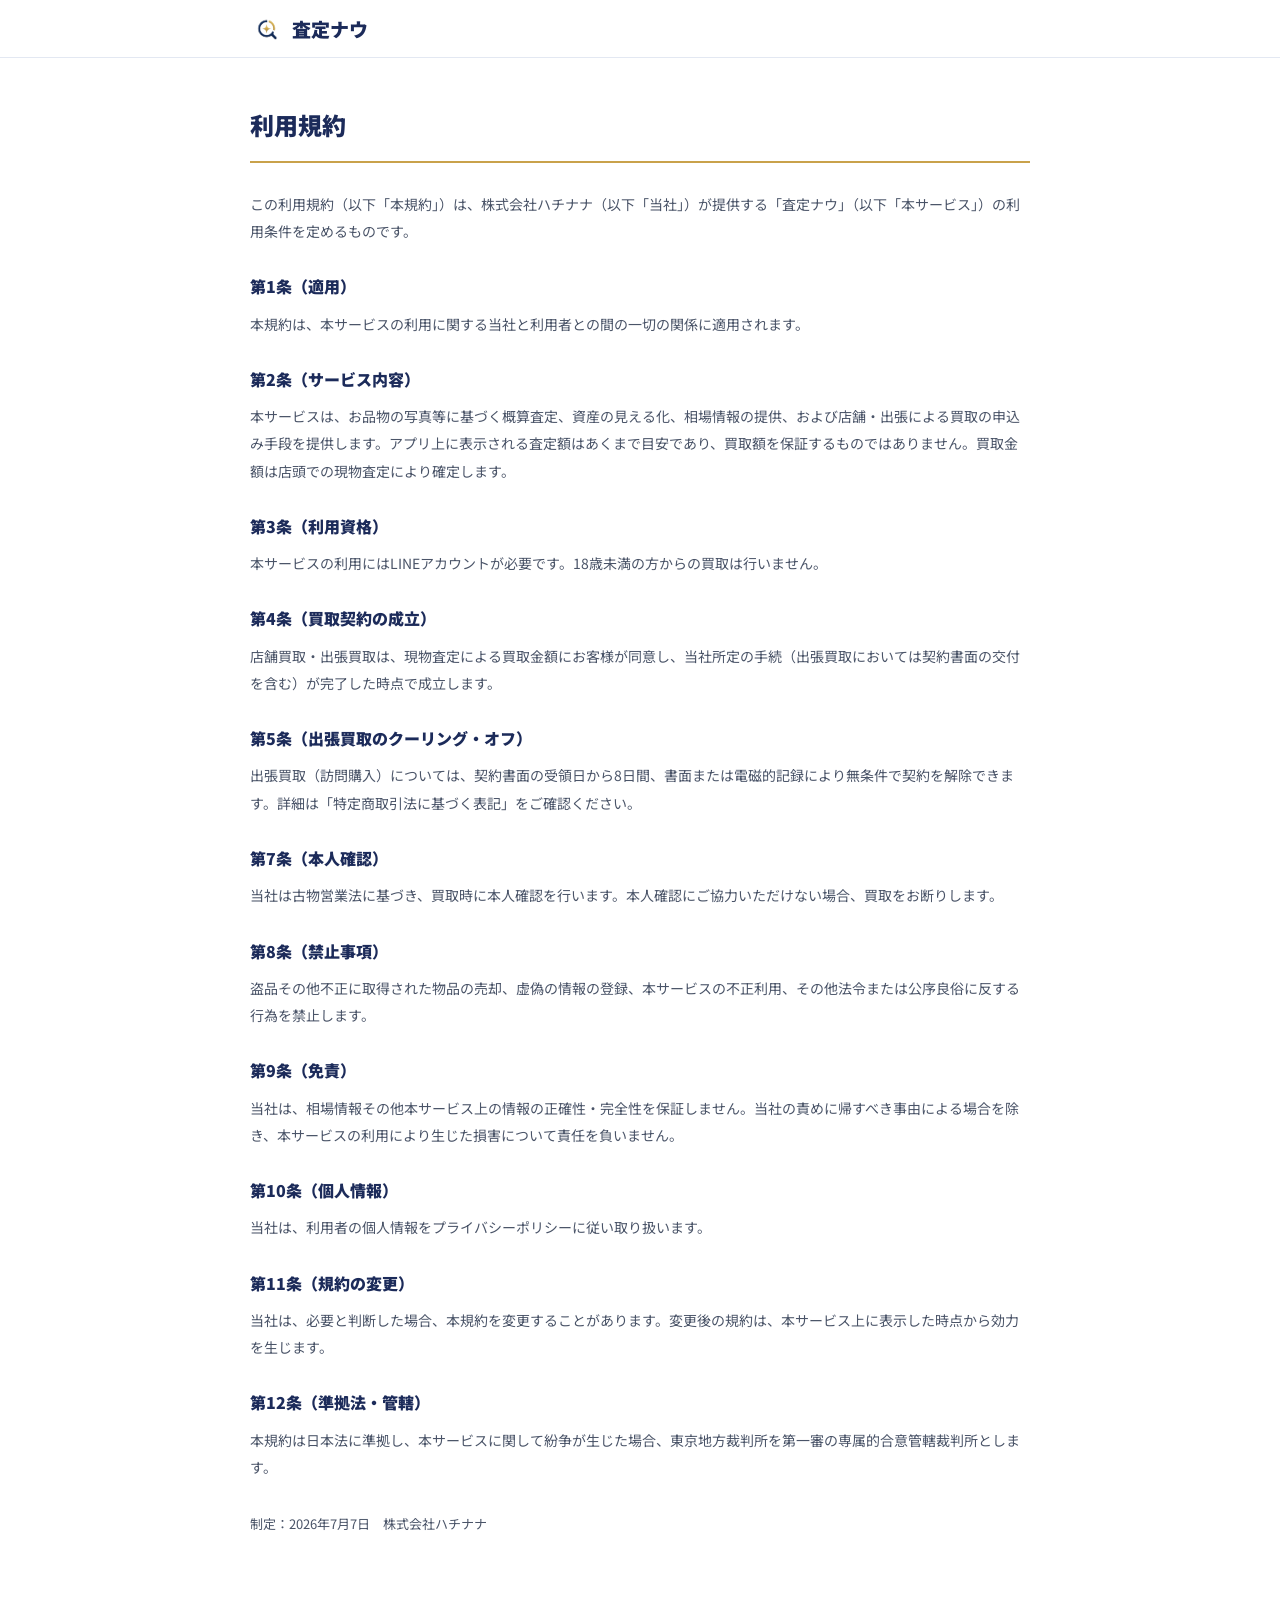
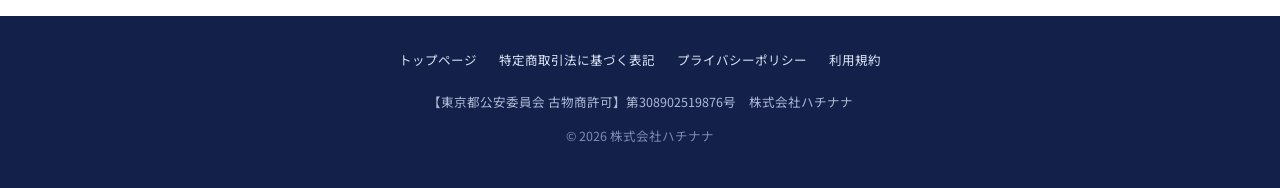
<file: terms.html>
<!DOCTYPE html>
<html lang="ja">
<head>
  <meta charset="UTF-8" />
  <meta name="viewport" content="width=device-width, initial-scale=1.0" />
  <title>利用規約｜査定ナウ</title>
  <meta name="description" content="査定ナウ（株式会社ハチナナ）の利用規約です。" />
  <link rel="icon" type="image/webp" href="assets/imgs/satei-now-logo.webp" />
  <link rel="preconnect" href="https://fonts.googleapis.com" />
  <link rel="preconnect" href="https://fonts.gstatic.com" crossorigin />
  <link href="https://fonts.googleapis.com/css2?family=Noto+Sans+JP:wght@400;500;700;900&display=swap" rel="stylesheet" />
  <link rel="stylesheet" href="assets/css/subpage.css?v=1" />
</head>
<body>
  <header class="site-header">
    <div class="site-header__inner">
      <a class="site-header__brand" href="index.html">
        <img src="assets/imgs/satei-now-logo.webp" alt="査定ナウ ロゴ" width="34" height="34" />
        <span class="site-header__name">査定ナウ</span>
      </a>
    </div>
  </header>
  <main class="doc">
    <h1>利用規約</h1>
    <p>この利用規約（以下「本規約」）は、株式会社ハチナナ（以下「当社」）が提供する「査定ナウ」（以下「本サービス」）の利用条件を定めるものです。</p>
    <h2>第1条（適用）</h2>
    <p>本規約は、本サービスの利用に関する当社と利用者との間の一切の関係に適用されます。</p>
    <h2>第2条（サービス内容）</h2>
    <p>本サービスは、お品物の写真等に基づく概算査定、資産の見える化、相場情報の提供、および店舗・出張による買取の申込み手段を提供します。アプリ上に表示される査定額はあくまで目安であり、買取額を保証するものではありません。買取金額は店頭での現物査定により確定します。</p>
    <h2>第3条（利用資格）</h2>
    <p>本サービスの利用にはLINEアカウントが必要です。18歳未満の方からの買取は行いません。</p>
    <h2>第4条（買取契約の成立）</h2>
    <p>店舗買取・出張買取は、現物査定による買取金額にお客様が同意し、当社所定の手続（出張買取においては契約書面の交付を含む）が完了した時点で成立します。</p>
    <h2>第5条（出張買取のクーリング・オフ）</h2>
    <p>出張買取（訪問購入）については、契約書面の受領日から8日間、書面または電磁的記録により無条件で契約を解除できます。詳細は「特定商取引法に基づく表記」をご確認ください。</p>
    <h2>第7条（本人確認）</h2>
    <p>当社は古物営業法に基づき、買取時に本人確認を行います。本人確認にご協力いただけない場合、買取をお断りします。</p>
    <h2>第8条（禁止事項）</h2>
    <p>盗品その他不正に取得された物品の売却、虚偽の情報の登録、本サービスの不正利用、その他法令または公序良俗に反する行為を禁止します。</p>
    <h2>第9条（免責）</h2>
    <p>当社は、相場情報その他本サービス上の情報の正確性・完全性を保証しません。当社の責めに帰すべき事由による場合を除き、本サービスの利用により生じた損害について責任を負いません。</p>
    <h2>第10条（個人情報）</h2>
    <p>当社は、利用者の個人情報をプライバシーポリシーに従い取り扱います。</p>
    <h2>第11条（規約の変更）</h2>
    <p>当社は、必要と判断した場合、本規約を変更することがあります。変更後の規約は、本サービス上に表示した時点から効力を生じます。</p>
    <h2>第12条（準拠法・管轄）</h2>
    <p>本規約は日本法に準拠し、本サービスに関して紛争が生じた場合、東京地方裁判所を第一審の専属的合意管轄裁判所とします。</p>
    <p class="doc-date">制定：2026年7月7日　株式会社ハチナナ</p>
  </main>
  <footer class="site-footer">
    <div class="wrap">
      <nav class="site-footer__links">
        <a href="index.html">トップページ</a>
        <a href="tokusho.html">特定商取引法に基づく表記</a>
        <a href="privacy.html">プライバシーポリシー</a>
        <a href="terms.html">利用規約</a>
      </nav>
      <p class="site-footer__license">【東京都公安委員会 古物商許可】第308902519876号　株式会社ハチナナ</p>
      <p class="site-footer__copy">© 2026 株式会社ハチナナ</p>
    </div>
  </footer>
</body>
</html>
</file>
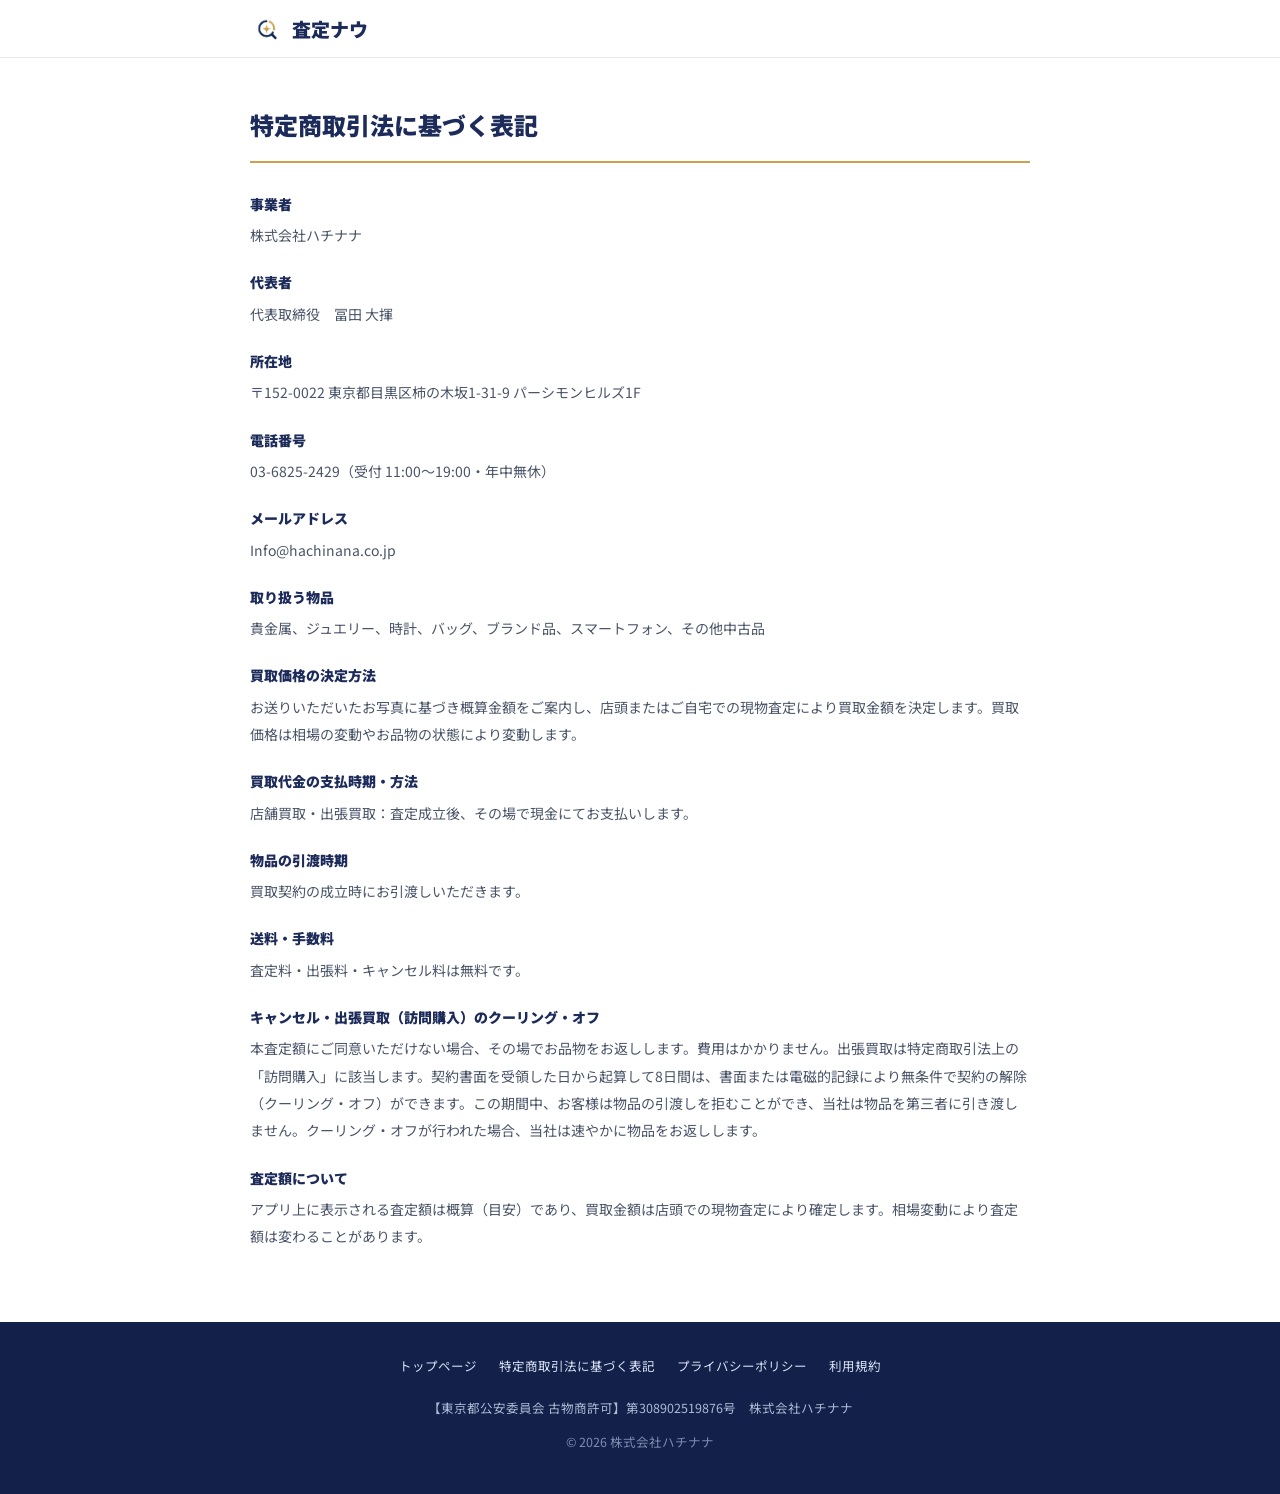
<file: tokusho.html>
<!DOCTYPE html>
<html lang="ja">
<head>
  <meta charset="UTF-8" />
  <meta name="viewport" content="width=device-width, initial-scale=1.0" />
  <title>特定商取引法に基づく表記｜査定ナウ</title>
  <meta name="description" content="査定ナウ（株式会社ハチナナ）の特定商取引法に基づく表記です。" />
  <link rel="icon" type="image/webp" href="assets/imgs/satei-now-logo.webp" />
  <link rel="preconnect" href="https://fonts.googleapis.com" />
  <link rel="preconnect" href="https://fonts.gstatic.com" crossorigin />
  <link href="https://fonts.googleapis.com/css2?family=Noto+Sans+JP:wght@400;500;700;900&display=swap" rel="stylesheet" />
  <link rel="stylesheet" href="assets/css/subpage.css?v=1" />
</head>
<body>
  <header class="site-header">
    <div class="site-header__inner">
      <a class="site-header__brand" href="index.html">
        <img src="assets/imgs/satei-now-logo.webp" alt="査定ナウ ロゴ" width="34" height="34" />
        <span class="site-header__name">査定ナウ</span>
      </a>
    </div>
  </header>
  <main class="doc">
    <h1>特定商取引法に基づく表記</h1>
    <dl>
      <dt>事業者</dt><dd>株式会社ハチナナ</dd>
      <dt>代表者</dt><dd>代表取締役　冨田 大揮</dd>
      <dt>所在地</dt><dd>〒152-0022 東京都目黒区柿の木坂1-31-9 パーシモンヒルズ1F</dd>
      <!-- ▼▼▼ 店舗名入りの本来の表記（審査後に復活させる版）。この「▼▼▼」の行と下の「▲▲▲」の行を削除して有効化する。
      <dt>電話番号</dt><dd>03-6825-2429（買取大吉 都立大学店／受付 11:00〜19:00・年中無休）</dd>
      ▲▲▲ -->
      <!-- 審査用・店舗名なし版（審査後はこの dt/dd 行を削除する） -->
      <dt>電話番号</dt><dd>03-6825-2429（受付 11:00〜19:00・年中無休）</dd>
      <dt>メールアドレス</dt><dd>Info@hachinana.co.jp</dd>
      <dt>取り扱う物品</dt><dd>貴金属、ジュエリー、時計、バッグ、ブランド品、スマートフォン、その他中古品</dd>
      <dt>買取価格の決定方法</dt><dd>お送りいただいたお写真に基づき概算金額をご案内し、店頭またはご自宅での現物査定により買取金額を決定します。買取価格は相場の変動やお品物の状態により変動します。</dd>
      <dt>買取代金の支払時期・方法</dt><dd>店舗買取・出張買取：査定成立後、その場で現金にてお支払いします。</dd>
      <dt>物品の引渡時期</dt><dd>買取契約の成立時にお引渡しいただきます。</dd>
      <dt>送料・手数料</dt><dd>査定料・出張料・キャンセル料は無料です。</dd>
      <dt>キャンセル・出張買取（訪問購入）のクーリング・オフ</dt><dd>本査定額にご同意いただけない場合、その場でお品物をお返しします。費用はかかりません。出張買取は特定商取引法上の「訪問購入」に該当します。契約書面を受領した日から起算して8日間は、書面または電磁的記録により無条件で契約の解除（クーリング・オフ）ができます。この期間中、お客様は物品の引渡しを拒むことができ、当社は物品を第三者に引き渡しません。クーリング・オフが行われた場合、当社は速やかに物品をお返しします。</dd>
      <dt>査定額について</dt><dd>アプリ上に表示される査定額は概算（目安）であり、買取金額は店頭での現物査定により確定します。相場変動により査定額は変わることがあります。</dd>
    </dl>
  </main>
  <footer class="site-footer">
    <div class="wrap">
      <nav class="site-footer__links">
        <a href="index.html">トップページ</a>
        <a href="tokusho.html">特定商取引法に基づく表記</a>
        <a href="privacy.html">プライバシーポリシー</a>
        <a href="terms.html">利用規約</a>
      </nav>
      <p class="site-footer__license">【東京都公安委員会 古物商許可】第308902519876号　株式会社ハチナナ</p>
      <p class="site-footer__copy">© 2026 株式会社ハチナナ</p>
    </div>
  </footer>
</body>
</html>
</file>
<file: assets/css/style.css>
:root {
  --navy: #1c2b5a;
  --navy-deep: #12204a;
  --navy-ink: #1a2333;
  --ink2: #4a5468;
  --gold: #c9a24b;
  --gold-light: #e8c97a;
  --gold-pale: #f7efdc;
  --line-green: #06c755;
  --bg-soft: #f5f7fc;
  --line-border: #e3e8f2;
  --radius: 18px;
  --font:
    'Noto Sans JP', 'Hiragino Kaku Gothic ProN', 'Hiragino Sans', sans-serif;
}
* {
  margin: 0;
  padding: 0;
  box-sizing: border-box;
}
html {
  scroll-behavior: smooth;
}
body {
  font-family: var(--font);
  color: var(--navy-ink);
  background: #fff;
  line-height: 1.85;
  -webkit-font-smoothing: antialiased;
  overflow-x: hidden;
}
img {
  max-width: 100%;
  height: auto;
  display: block;
}
a {
  color: inherit;
}

.wrap {
  max-width: 1040px;
  margin: 0 auto;
  padding: 0 20px;
}

/* ---------- header ---------- */
.site-header {
  position: sticky;
  top: 0;
  z-index: 50;
  background: rgba(255, 255, 255, 0.92);
  backdrop-filter: blur(8px);
  border-bottom: 1px solid var(--line-border);
}
.site-header__inner {
  max-width: 1040px;
  margin: 0 auto;
  padding: 10px 20px;
  display: flex;
  align-items: center;
  justify-content: space-between;
  gap: 12px;
}
.site-header__brand {
  display: flex;
  align-items: center;
  gap: 8px;
  text-decoration: none;
}
.site-header__brand img {
  width: 34px;
  height: 34px;
}
.site-header__name {
  font-size: 19px;
  font-weight: 900;
  color: var(--navy);
  letter-spacing: 0.02em;
}
.site-header__cta {
  display: inline-flex;
  align-items: center;
  gap: 7px;
  background: var(--navy);
  color: #fff;
  text-decoration: none;
  font-size: 13.5px;
  font-weight: 700;
  padding: 9px 18px;
  border-radius: 999px;
  border: 1px solid var(--navy);
  transition: opacity 0.2s;
}
.site-header__cta:hover {
  opacity: 0.85;
}

/* ---------- hero ---------- */
.hero {
  position: relative;
  background:
    radial-gradient(
      1200px 600px at 80% -10%,
      #eef2fb 0%,
      rgba(238, 242, 251, 0) 60%
    ),
    linear-gradient(180deg, #fff 0%, #f6f8fd 100%);
  overflow: hidden;
}
.hero__inner {
  max-width: 1040px;
  margin: 0 auto;
  padding: 46px 20px 120px;
  display: grid;
  grid-template-columns: 1.15fr 1fr;
  gap: 24px;
  align-items: center;
}
.hero__catch {
  font-size: clamp(32px, 4.8vw, 42px);
  font-weight: 900;
  color: var(--navy-ink);
  line-height: 1.3;
  letter-spacing: 0.02em;
  margin-bottom: 16px;
}
.hero__catch em {
  font-style: normal;
  color: var(--gold);
}
.hero__lead {
  font-size: 12px;
  font-weight: 700;
  color: var(--navy-ink);
  line-height: 1.75;
  margin-bottom: 26px;
  max-width: 30em;
}
.hero__lead em {
  font-style: normal;
  font-weight: 900;
  color: var(--navy-deep);
  display: inline-block;
  background: linear-gradient(
    110deg,
    var(--gold) 0%,
    var(--gold-light) 45%,
    #f8e7b3 50%,
    var(--gold-light) 55%,
    var(--gold) 100%
  );
  background-size: 220% 100%;
  border-radius: 7px;
  padding: 1px 9px 2px;
  margin: 0 3px;
  box-shadow: 0 2px 8px rgba(201, 162, 75, 0.35);
  animation: badge-shine 3.2s ease-in-out infinite;
}
@keyframes badge-shine {
  0%,
  100% {
    background-position: 0% 0;
  }
  50% {
    background-position: 100% 0;
  }
}
.cta-btn {
  display: inline-flex;
  align-items: center;
  justify-content: center;
  gap: 10px;
  background: linear-gradient(135deg, var(--navy) 0%, var(--navy-deep) 100%);
  color: #fff;
  text-decoration: none;
  font-size: 17.5px;
  font-weight: 900;
  letter-spacing: 0.04em;
  padding: 17px 40px;
  border-radius: 999px;
  box-shadow:
    0 10px 26px rgba(18, 32, 74, 0.28),
    inset 0 0 0 2px var(--gold-light);
  transition:
    transform 0.2s,
    box-shadow 0.2s;
}
.cta-btn:hover {
  transform: translateY(-2px);
  box-shadow:
    0 14px 30px rgba(18, 32, 74, 0.34),
    inset 0 0 0 2px var(--gold-light);
}
.cta-btn .line-ico {
  width: 22px;
  height: 22px;
  flex: none;
}
.cta-btn--line {
  background: var(--line-green);
  box-shadow: 0 10px 26px rgba(6, 199, 85, 0.32);
}
.cta-btn--line:hover {
  box-shadow: 0 14px 30px rgba(6, 199, 85, 0.4);
}
.hero__cta-note {
  font-size: 12px;
  color: var(--ink2);
  margin-top: 12px;
}

/* FV feature chips */
.hero__features {
  list-style: none;
  display: flex;
  flex-wrap: wrap;
  gap: 10px;
  margin-top: 26px;
  padding: 0;
}
.hero__features li {
  display: flex;
  align-items: center;
  gap: 9px;
  background:
    linear-gradient(#fff, #fff) padding-box,
    linear-gradient(
        135deg,
        var(--gold) 0%,
        var(--gold-light) 45%,
        #f8e7b3 55%,
        var(--gold) 100%
      )
      border-box;
  border: 1.5px solid transparent;
  border-radius: 999px;
  padding: 7px 17px 7px 8px;
  font-size: 13px;
  font-weight: 700;
  color: var(--navy);
  box-shadow: 0 4px 14px rgba(201, 162, 75, 0.22);
}
.hero__feature-ico {
  width: 30px;
  height: 30px;
  border-radius: 50%;
  flex: none;
  background: linear-gradient(
    110deg,
    var(--gold) 0%,
    var(--gold-light) 45%,
    #f8e7b3 50%,
    var(--gold-light) 55%,
    var(--gold) 100%
  );
  background-size: 220% 100%;
  color: #fff;
  display: flex;
  align-items: center;
  justify-content: center;
  box-shadow:
    inset 0 0 0 1px rgba(255, 255, 255, 0.4),
    0 2px 6px rgba(201, 162, 75, 0.4);
  animation: badge-shine 3.2s ease-in-out infinite;
}
.hero__feature-ico svg {
  width: 16px;
  height: 16px;
}

/* mascot animation */
.hero__visual {
  position: relative;
  display: flex;
  justify-content: center;
  align-items: flex-end;
  min-height: 340px;
}
.mascot-stage {
  position: relative;
  width: min(340px, 78vw);
  perspective: 700px;
}
.mascot-stage__img {
  width: 100%;
  animation: mascot-bob 3.4s ease-in-out infinite;
  transform-style: preserve-3d;
  will-change: transform;
  filter: drop-shadow(0 18px 22px rgba(18, 32, 74, 0.18));
}
.mascot-stage__shadow {
  position: absolute;
  left: 50%;
  bottom: -14px;
  transform: translateX(-50%);
  width: 55%;
  height: 26px;
  border-radius: 50%;
  background: radial-gradient(
    closest-side,
    rgba(18, 32, 74, 0.22),
    rgba(18, 32, 74, 0)
  );
  animation: shadow-pulse 3.4s ease-in-out infinite;
}
@keyframes mascot-bob {
  0%,
  100% {
    transform: translateY(0) rotateZ(-1.2deg);
  }
  50% {
    transform: translateY(-16px) rotateZ(1.2deg);
  }
}
@keyframes shadow-pulse {
  0%,
  100% {
    transform: translateX(-50%) scale(1);
    opacity: 0.9;
  }
  50% {
    transform: translateX(-50%) scale(0.82);
    opacity: 0.55;
  }
}
.sparkle {
  position: absolute;
  width: 22px;
  height: 22px;
  pointer-events: none;
  animation: twinkle 2.6s ease-in-out infinite;
}
.sparkle svg {
  width: 100%;
  height: 100%;
  fill: var(--gold);
}
.sparkle--1 {
  top: 6%;
  left: -4%;
  animation-delay: 0s;
}
.sparkle--2 {
  top: 20%;
  right: -6%;
  width: 15px;
  height: 15px;
  animation-delay: 0.9s;
}
.sparkle--3 {
  bottom: 24%;
  left: -10%;
  width: 14px;
  height: 14px;
  animation-delay: 1.6s;
}
.sparkle--4 {
  top: -4%;
  right: 22%;
  width: 12px;
  height: 12px;
  animation-delay: 2.1s;
}
@keyframes twinkle {
  0%,
  100% {
    transform: scale(0.55) rotate(0deg);
    opacity: 0.25;
  }
  50% {
    transform: scale(1.15) rotate(24deg);
    opacity: 1;
  }
}
.mascot-stage--inline {
  display: none;
}

@media (prefers-reduced-motion: reduce) {
  .mascot-stage__img,
  .mascot-stage__shadow,
  .sparkle,
  .hero__lead em,
  .hero__feature-ico {
    animation: none !important;
  }
  .reveal {
    opacity: 1 !important;
    transform: none !important;
  }
}

/* hero bottom wave */
.hero__wave {
  position: absolute;
  bottom: -1px;
  left: 0;
  width: 100%;
  line-height: 0;
}
.hero__wave svg {
  width: 100%;
  height: 60px;
  display: block;
}

/* ---------- sections ---------- */
section {
  padding: 72px 0;
}
.sec-label {
  display: block;
  text-align: center;
  font-size: 12.5px;
  font-weight: 700;
  letter-spacing: 0.22em;
  color: var(--gold);
  text-transform: uppercase;
  margin-bottom: 10px;
}
.sec-title {
  text-align: center;
  font-size: clamp(24px, 3.6vw, 32px);
  font-weight: 900;
  color: var(--navy);
  letter-spacing: 0.04em;
  margin-bottom: 14px;
  line-height: 1.5;
}
.sec-lead {
  text-align: center;
  font-size: 14.5px;
  color: var(--ink2);
  max-width: 40em;
  margin: 0 auto 44px;
}

/* steps */
.steps {
  background: #fff;
}
.steps__grid {
  display: grid;
  grid-template-columns: repeat(4, 1fr);
  gap: 18px;
}
.step-card {
  background: var(--bg-soft);
  border: 1px solid var(--line-border);
  border-radius: var(--radius);
  padding: 22px 18px 26px;
  display: flex;
  flex-direction: column;
  align-items: center;
  text-align: center;
  position: relative;
}
.step-card__num {
  width: 42px;
  height: 42px;
  border-radius: 50%;
  background: var(--navy);
  color: var(--gold-light);
  font-size: 18px;
  font-weight: 900;
  display: flex;
  align-items: center;
  justify-content: center;
  margin-bottom: 12px;
  letter-spacing: 0;
}
.step-card__title {
  font-size: 17px;
  font-weight: 900;
  color: var(--navy);
  margin-bottom: 8px;
}
.step-card__text {
  font-size: 13px;
  color: var(--ink2);
  line-height: 1.8;
  text-align: left;
}
.step-card__shot {
  margin-top: 16px;
  width: min(180px, 70%);
  border-radius: 22px;
  border: 5px solid var(--navy);
  overflow: hidden;
  background: #fff;
  box-shadow: 0 8px 20px rgba(18, 32, 74, 0.14);
}
.step-card__shot img {
  width: 100%;
}
.step-card__shot--mascot {
  border: none;
  background: transparent;
  border-radius: 0;
  box-shadow: none;
  overflow: visible;
  width: min(200px, 76%);
}
.step-card__shot--mascot img {
  filter: drop-shadow(0 12px 16px rgba(18, 32, 74, 0.16));
}
.steps__notes {
  margin-top: 30px;
  background: var(--gold-pale);
  border-radius: var(--radius);
  padding: 18px 22px;
  font-size: 12.5px;
  color: var(--ink2);
}
.steps__notes li {
  margin-left: 1.4em;
}

/* items */
.items {
  background: var(--bg-soft);
}
.items__grid {
  display: grid;
  grid-template-columns: repeat(3, 1fr);
  gap: 18px;
}
.item-card {
  background: #fff;
  border: 1px solid var(--line-border);
  border-radius: var(--radius);
  padding: 26px 22px;
  text-align: center;
}
.item-card__icon {
  font-size: 34px;
  line-height: 1;
  margin-bottom: 10px;
}
.item-card__title {
  font-size: 18px;
  font-weight: 900;
  color: var(--navy);
  margin-bottom: 8px;
}
.item-card__list {
  font-size: 13.5px;
  color: var(--ink2);
}
.items__ng {
  margin-top: 26px;
  background: #fff;
  border: 1px solid var(--line-border);
  border-radius: var(--radius);
  padding: 22px 24px;
}
.items__ng h3 {
  font-size: 15px;
  font-weight: 900;
  color: var(--navy);
  margin-bottom: 8px;
}
.items__ng ul {
  font-size: 13px;
  color: var(--ink2);
  margin-left: 1.4em;
}
.items__ng p {
  font-size: 12px;
  color: var(--ink2);
  margin-top: 8px;
}

/* fees */
.fees table {
  width: 100%;
  border-collapse: collapse;
  background: #fff;
  border-radius: var(--radius);
  overflow: hidden;
  box-shadow: 0 1px 0 var(--line-border);
}
.fees th,
.fees td {
  padding: 15px 18px;
  font-size: 14px;
  border-bottom: 1px solid var(--line-border);
  text-align: left;
}
.fees th {
  width: 34%;
  background: var(--bg-soft);
  color: var(--navy);
  font-weight: 700;
}
.fees td strong {
  color: var(--gold);
  font-weight: 900;
  font-size: 16px;
}
.fees__cancel {
  margin-top: 26px;
  border: 1px solid var(--line-border);
  border-radius: var(--radius);
  padding: 22px 24px;
  background: #fff;
}
.fees__cancel h3 {
  font-size: 15px;
  font-weight: 900;
  color: var(--navy);
  margin-bottom: 8px;
}
.fees__cancel p {
  font-size: 13.5px;
  color: var(--ink2);
}

/* usage */
.usage {
  background: var(--bg-soft);
}
.usage ul {
  max-width: 720px;
  margin: 0 auto;
}
.usage li {
  list-style: none;
  background: #fff;
  border: 1px solid var(--line-border);
  border-radius: 14px;
  padding: 16px 20px;
  margin-bottom: 12px;
  font-size: 14px;
  color: var(--ink2);
}
.usage li strong {
  color: var(--navy);
  font-weight: 700;
  display: block;
  margin-bottom: 2px;
}

/* faq */
.faq__list {
  max-width: 760px;
  margin: 0 auto;
}
.faq__list details {
  background: #fff;
  border: 1px solid var(--line-border);
  border-radius: 14px;
  margin-bottom: 12px;
  overflow: hidden;
}
.faq__list summary {
  cursor: pointer;
  padding: 17px 20px;
  font-size: 15px;
  font-weight: 700;
  color: var(--navy);
  list-style: none;
  display: flex;
  gap: 12px;
  align-items: baseline;
}
.faq__list summary::-webkit-details-marker {
  display: none;
}
.faq__list summary::before {
  content: 'Q';
  color: var(--gold);
  font-weight: 900;
  font-size: 17px;
  flex: none;
}
.faq__a {
  padding: 0 20px 18px 49px;
  font-size: 13.5px;
  color: var(--ink2);
}

/* company */
.company {
  background: var(--bg-soft);
}
.company table {
  width: 100%;
  max-width: 820px;
  margin: 0 auto;
  border-collapse: collapse;
  background: #fff;
  border-radius: var(--radius);
  overflow: hidden;
}
.company th,
.company td {
  padding: 15px 18px;
  font-size: 14px;
  border-bottom: 1px solid var(--line-border);
  text-align: left;
  vertical-align: top;
}
.company th {
  width: 32%;
  background: #fbfcff;
  color: var(--navy);
  font-weight: 700;
}
.company td {
  color: var(--ink2);
}

/* bottom cta */
.bottom-cta {
  background: linear-gradient(135deg, var(--navy) 0%, var(--navy-deep) 100%);
  text-align: center;
  color: #fff;
  position: relative;
  overflow: hidden;
}
.bottom-cta__mascot {
  width: 150px;
  margin: 0 auto;
}
.bottom-cta h2 {
  font-size: clamp(22px, 3.6vw, 30px);
  font-weight: 900;
  letter-spacing: 0.04em;
  margin-bottom: 10px;
}
.bottom-cta p {
  font-size: 14px;
  color: #cfd8ef;
  margin-bottom: 26px;
}
.bottom-cta .cta-btn {
  background: var(--line-green);
  box-shadow: 0 10px 26px rgba(0, 0, 0, 0.3);
}

/* footer */
.site-footer {
  background: var(--navy-deep);
  color: #aeb9d6;
  padding: 36px 0 110px;
  font-size: 12.5px;
}
.site-footer__links {
  display: flex;
  flex-wrap: wrap;
  gap: 8px 22px;
  justify-content: center;
  margin-bottom: 18px;
}
.site-footer__links a {
  color: #dbe3f5;
  text-decoration: none;
}
.site-footer__links a:hover {
  text-decoration: underline;
}
.site-footer__license {
  text-align: center;
  margin-bottom: 10px;
  line-height: 2;
}
.site-footer__copy {
  text-align: center;
  color: #7f8cb0;
}

/* mobile fixed cta */
.fixed-cta {
  position: fixed;
  left: 0;
  right: 0;
  bottom: 0;
  z-index: 60;
  padding: 10px 14px calc(10px + env(safe-area-inset-bottom));
  background: rgba(255, 255, 255, 0.94);
  backdrop-filter: blur(8px);
  border-top: 1px solid var(--line-border);
  display: none;
  transform: translateY(110%);
  transition: transform 0.35s ease;
}
.fixed-cta.is-shown {
  transform: translateY(0);
}
.fixed-cta .cta-btn {
  width: 100%;
  padding: 14px 10px;
  font-size: 15.5px;
}

.reveal {
  opacity: 0;
  transform: translateY(18px);
  transition:
    opacity 0.7s ease,
    transform 0.7s ease;
}
.reveal.is-visible {
  opacity: 1;
  transform: none;
}

/* ---------- responsive ---------- */
@media (max-width: 860px) {
  section {
    padding: 54px 0;
  }
  .hero__inner {
    grid-template-columns: 1fr;
    padding: 30px 20px 96px;
    text-align: center;
  }
  .hero__features {
    justify-content: center;
  }
  .hero__lead {
    margin-left: auto;
    margin-right: auto;
  }
  .hero__visual {
    display: none;
  }
  .hero__inner {
    padding-bottom: 78px;
  }
  .mascot-stage--inline {
    display: block;
    width: min(200px, 52vw);
    margin: 4px auto 16px;
  }
  .steps__grid {
    grid-template-columns: 1fr 1fr;
  }
  .items__grid {
    grid-template-columns: 1fr;
  }
  .fixed-cta {
    display: block;
  }
  .site-header__cta {
    display: none;
  }
}
@media (max-width: 480px) {
  .steps__grid {
    grid-template-columns: 1fr;
  }
  .fees th {
    width: 40%;
  }
  .company th {
    width: 36%;
  }
}
</file>
<file: assets/css/subpage.css>
:root {
  --navy: #1c2b5a;
  --navy-deep: #12204a;
  --navy-ink: #1a2333;
  --ink2: #4a5468;
  --gold: #c9a24b;
  --line-border: #e3e8f2;
  --font: "Noto Sans JP", "Hiragino Kaku Gothic ProN", "Hiragino Sans", sans-serif;
}
* { margin: 0; padding: 0; box-sizing: border-box; }
body { font-family: var(--font); color: var(--navy-ink); background: #fff; line-height: 1.95; -webkit-font-smoothing: antialiased; }
img { max-width: 100%; height: auto; display: block; }
a { color: inherit; }
.wrap { max-width: 820px; margin: 0 auto; padding: 0 20px; }

.site-header { position: sticky; top: 0; z-index: 50; background: rgba(255,255,255,0.92); backdrop-filter: blur(8px); border-bottom: 1px solid var(--line-border); }
.site-header__inner { max-width: 820px; margin: 0 auto; padding: 10px 20px; display: flex; align-items: center; }
.site-header__brand { display: flex; align-items: center; gap: 8px; text-decoration: none; }
.site-header__name { font-size: 19px; font-weight: 900; color: var(--navy); }

.doc { max-width: 820px; margin: 0 auto; padding: 44px 20px 72px; }
.doc h1 { font-size: 24px; font-weight: 900; color: var(--navy); margin-bottom: 28px; padding-bottom: 12px; border-bottom: 2px solid var(--gold); }
.doc h2 { font-size: 16px; font-weight: 900; color: var(--navy); margin: 26px 0 8px; }
.doc p, .doc li { font-size: 14px; color: var(--ink2); margin-bottom: 8px; }
.doc ul { margin-left: 1.5em; }
.doc dl dt { font-size: 14px; font-weight: 900; color: var(--navy); margin-top: 20px; }
.doc dl dd { font-size: 14px; color: var(--ink2); margin-top: 4px; }
.doc .doc-date { margin-top: 30px; font-size: 13px; color: var(--ink2); }

.site-footer { background: var(--navy-deep); color: #aeb9d6; padding: 32px 0 40px; font-size: 12.5px; }
.site-footer__links { display: flex; flex-wrap: wrap; gap: 8px 22px; justify-content: center; margin-bottom: 16px; }
.site-footer__links a { color: #dbe3f5; text-decoration: none; }
.site-footer__links a:hover { text-decoration: underline; }
.site-footer__license { text-align: center; margin-bottom: 10px; line-height: 2; }
.site-footer__copy { text-align: center; color: #7f8cb0; }
</file>
